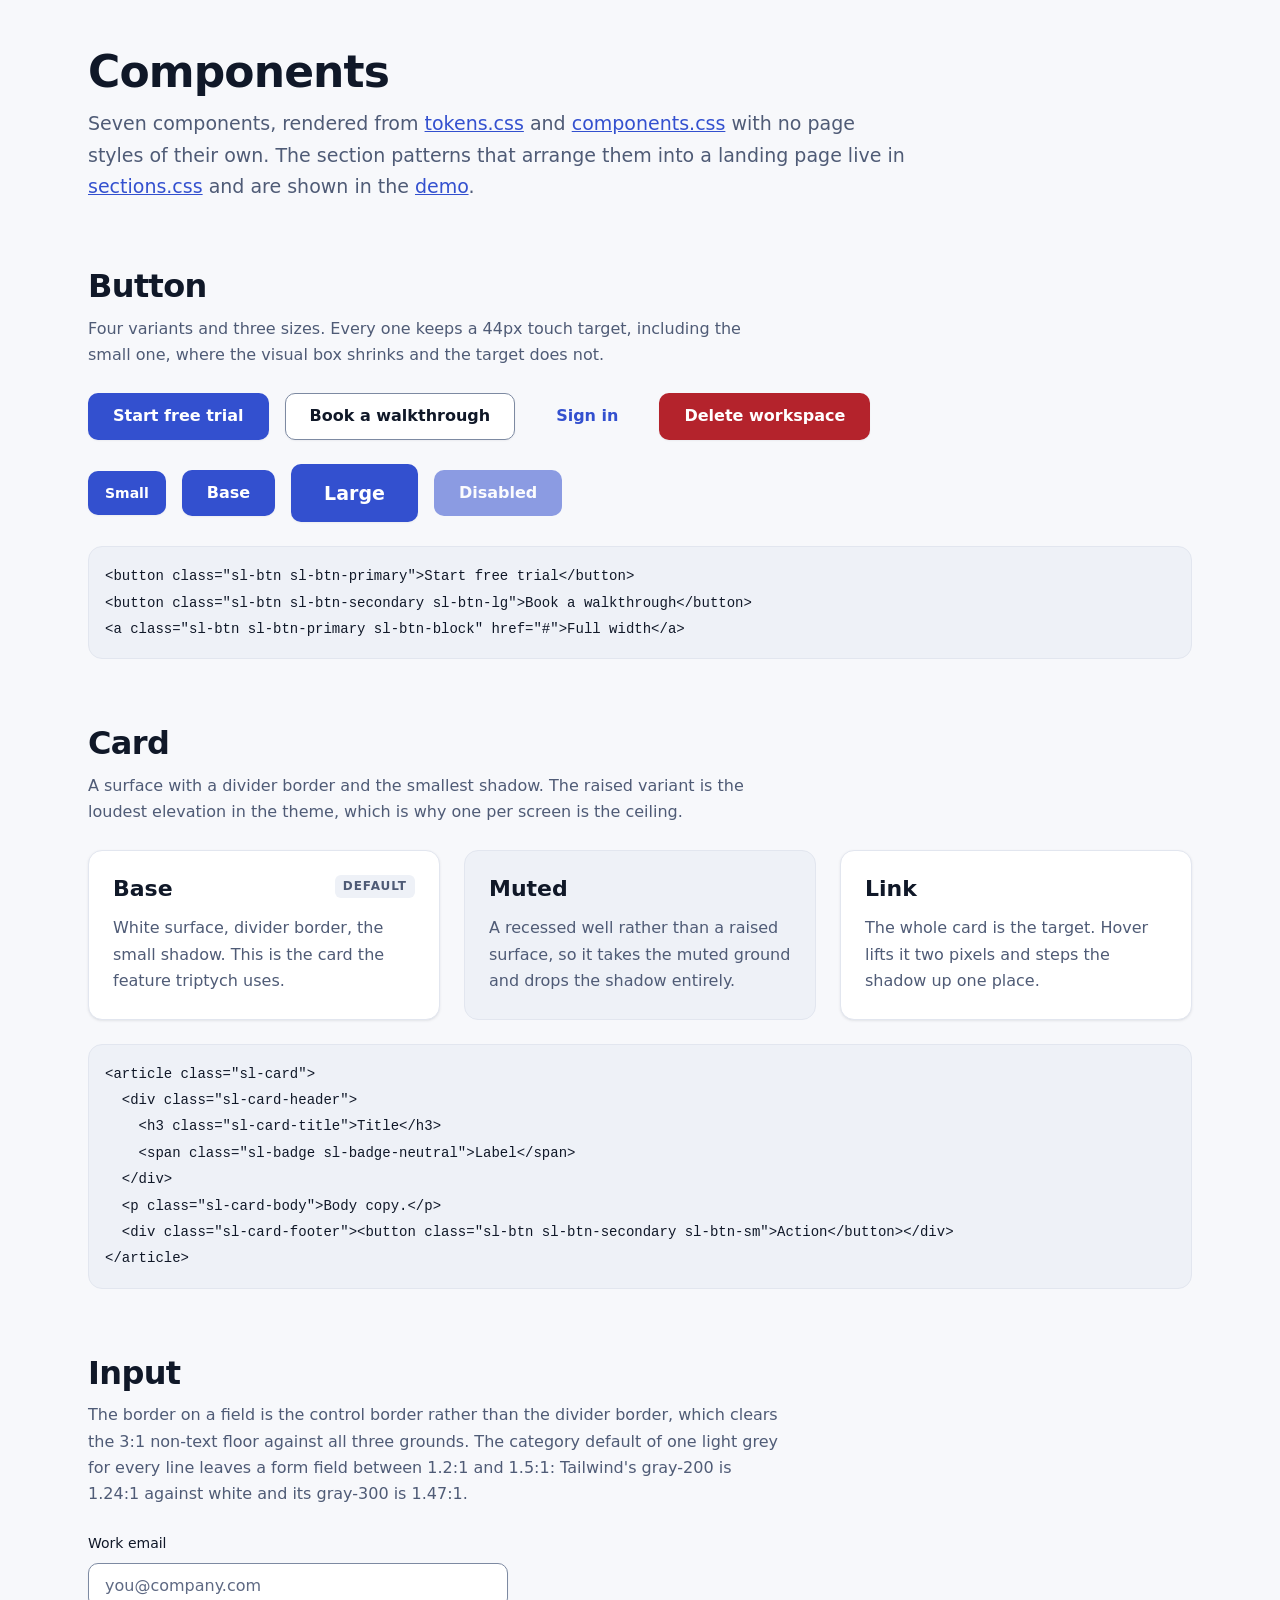
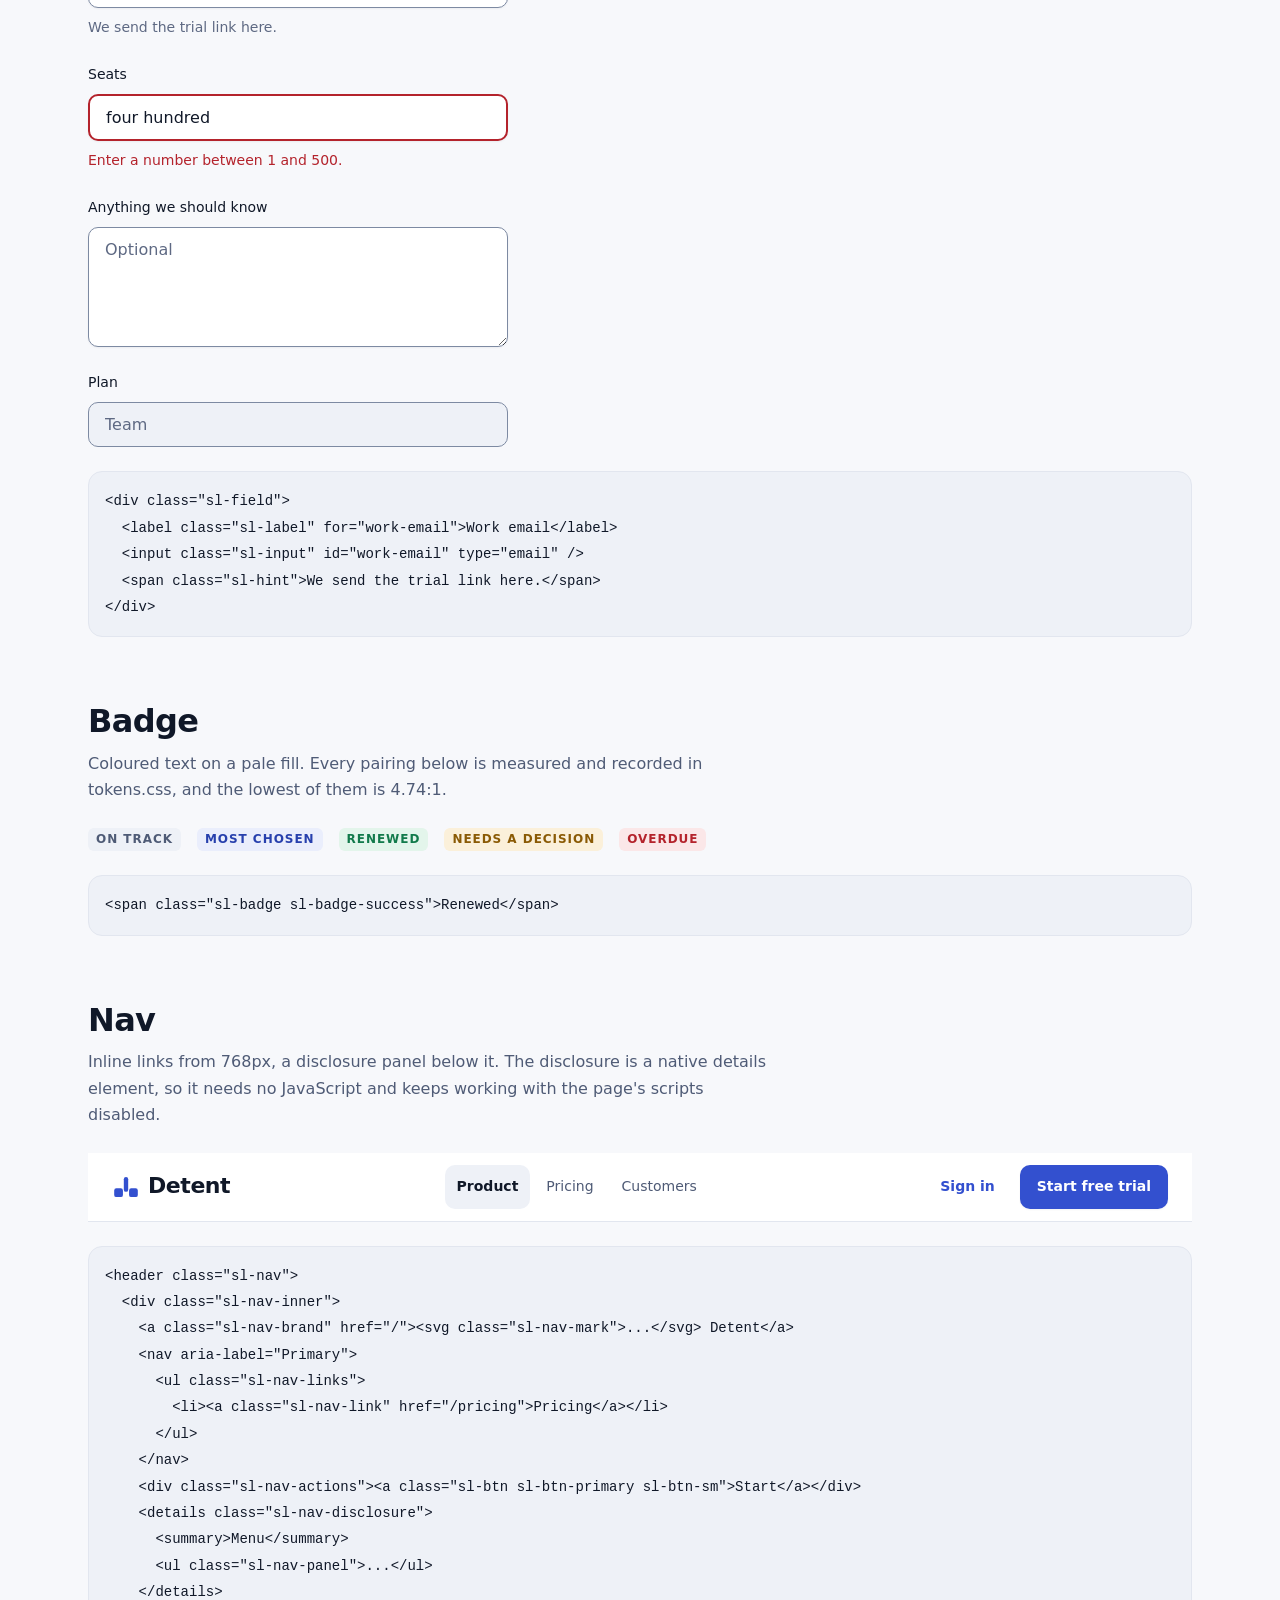
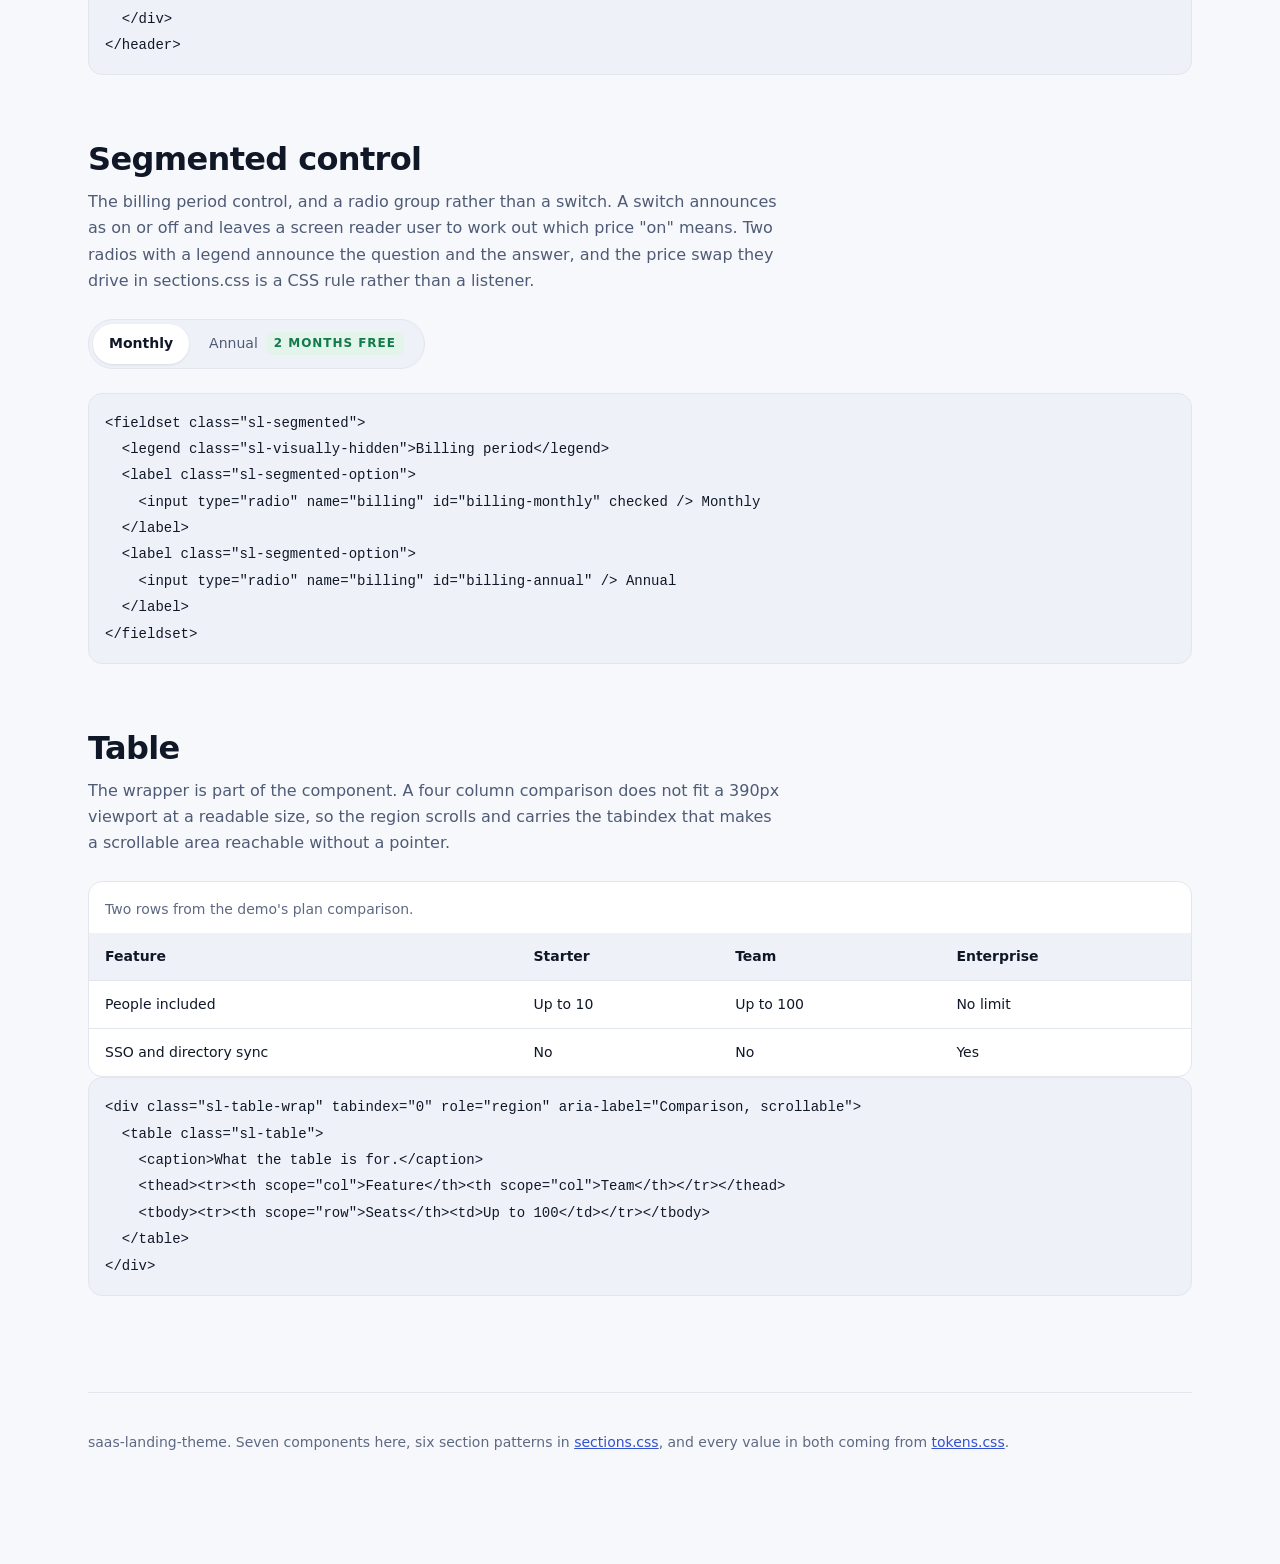
<file: components/index.html>
<!doctype html>
<html lang="en">
  <head>
    <meta charset="utf-8" />
    <meta name="viewport" content="width=device-width, initial-scale=1" />
    <title>Components | saas-landing-theme</title>
    <meta
      name="description"
      content="The seven components of saas-landing-theme, rendered live with the markup to copy."
    />

    <!-- The real token file and the real component file, in that order. This
         page holds no copy of either. -->
    <link rel="stylesheet" href="../tokens/tokens.css" />
    <link rel="stylesheet" href="./components.css" />

    <style>
      /* Page chrome for this gallery only. Tokens throughout, no literals. */
      *,
      *::before,
      *::after {
        box-sizing: border-box;
      }

      body {
        margin: 0;
        background: var(--sl-ground);
        color: var(--sl-ink);
        font-family: var(--sl-font-sans);
        font-size: var(--sl-text-body);
        line-height: var(--sl-leading-body);
        -webkit-font-smoothing: antialiased;
      }

      .wrap {
        max-width: var(--sl-container);
        margin: 0 auto;
        padding: var(--sl-space-12) var(--sl-space-4) var(--sl-space-24);
      }

      @media (min-width: 768px) {
        .wrap {
          padding-left: var(--sl-space-6);
          padding-right: var(--sl-space-6);
        }
      }

      h1 {
        margin: 0 0 var(--sl-space-3);
        font-size: var(--sl-text-h1);
        font-weight: var(--sl-weight-bold);
        line-height: var(--sl-leading-tight);
        letter-spacing: var(--sl-tracking-tight);
      }

      .page-lead {
        max-width: var(--sl-measure);
        margin: 0 0 var(--sl-space-12);
        font-size: var(--sl-text-lead);
        color: var(--sl-ink-muted);
      }

      section {
        margin-top: var(--sl-space-16);
      }

      h2 {
        margin: 0 0 var(--sl-space-2);
        font-size: var(--sl-text-h2);
        font-weight: var(--sl-weight-bold);
        line-height: var(--sl-leading-snug);
        letter-spacing: var(--sl-tracking-tight);
      }

      .note {
        max-width: var(--sl-measure);
        margin: 0 0 var(--sl-space-6);
        color: var(--sl-ink-muted);
      }

      .row {
        display: flex;
        flex-wrap: wrap;
        align-items: center;
        gap: var(--sl-space-4);
        margin-bottom: var(--sl-space-6);
      }

      .grid {
        display: grid;
        gap: var(--sl-space-6);
        margin-bottom: var(--sl-space-6);
        grid-template-columns: 1fr;
      }

      @media (min-width: 768px) {
        .grid {
          grid-template-columns: var(--sl-grid-triptych);
        }
      }

      .stack {
        display: grid;
        gap: var(--sl-space-6);
        max-width: 420px;
        margin-bottom: var(--sl-space-6);
      }

      pre {
        overflow-x: auto;
        margin: 0;
        padding: var(--sl-space-4);
        background: var(--sl-surface-muted);
        border: var(--sl-border-width) solid var(--sl-border);
        border-radius: var(--sl-radius-lg);
      }

      code {
        font-family: var(--sl-font-mono);
        font-size: var(--sl-text-sm);
        line-height: var(--sl-leading-body);
      }

      a {
        color: var(--sl-brand);
      }

      footer {
        margin-top: var(--sl-space-24);
        padding-top: var(--sl-space-6);
        border-top: var(--sl-border-width) solid var(--sl-border);
        color: var(--sl-ink-subtle);
        font-size: var(--sl-text-sm);
      }
    </style>
  </head>

  <body>
    <div class="wrap">
      <h1>Components</h1>
      <p class="page-lead">
        Seven components, rendered from
        <a href="../tokens/tokens.css">tokens.css</a> and
        <a href="./components.css">components.css</a> with no page styles of
        their own. The section patterns that arrange them into a landing page
        live in <a href="./sections.css">sections.css</a> and are shown in the
        <a href="../demo/index.html">demo</a>.
      </p>

      <!-- ================================================================ -->
      <section id="button">
        <h2>Button</h2>
        <p class="note">
          Four variants and three sizes. Every one keeps a 44px touch target,
          including the small one, where the visual box shrinks and the target
          does not.
        </p>

        <div class="row">
          <button class="sl-btn sl-btn-primary" type="button">Start free trial</button>
          <button class="sl-btn sl-btn-secondary" type="button">Book a walkthrough</button>
          <button class="sl-btn sl-btn-ghost" type="button">Sign in</button>
          <button class="sl-btn sl-btn-danger" type="button">Delete workspace</button>
        </div>

        <div class="row">
          <button class="sl-btn sl-btn-primary sl-btn-sm" type="button">Small</button>
          <button class="sl-btn sl-btn-primary" type="button">Base</button>
          <button class="sl-btn sl-btn-primary sl-btn-lg" type="button">Large</button>
          <button class="sl-btn sl-btn-primary" type="button" disabled>Disabled</button>
        </div>

        <pre><code>&lt;button class="sl-btn sl-btn-primary"&gt;Start free trial&lt;/button&gt;
&lt;button class="sl-btn sl-btn-secondary sl-btn-lg"&gt;Book a walkthrough&lt;/button&gt;
&lt;a class="sl-btn sl-btn-primary sl-btn-block" href="#"&gt;Full width&lt;/a&gt;</code></pre>
      </section>

      <!-- ================================================================ -->
      <section id="card">
        <h2>Card</h2>
        <p class="note">
          A surface with a divider border and the smallest shadow. The raised
          variant is the loudest elevation in the theme, which is why one per
          screen is the ceiling.
        </p>

        <div class="grid">
          <article class="sl-card">
            <div class="sl-card-header">
              <h3 class="sl-card-title">Base</h3>
              <span class="sl-badge sl-badge-neutral">Default</span>
            </div>
            <p class="sl-card-body">
              White surface, divider border, the small shadow. This is the
              card the feature triptych uses.
            </p>
          </article>

          <article class="sl-card sl-card-muted">
            <div class="sl-card-header">
              <h3 class="sl-card-title">Muted</h3>
            </div>
            <p class="sl-card-body">
              A recessed well rather than a raised surface, so it takes the
              muted ground and drops the shadow entirely.
            </p>
          </article>

          <a class="sl-card sl-card-link" href="#card">
            <div class="sl-card-header">
              <h3 class="sl-card-title">Link</h3>
            </div>
            <p class="sl-card-body">
              The whole card is the target. Hover lifts it two pixels and
              steps the shadow up one place.
            </p>
          </a>
        </div>

        <pre><code>&lt;article class="sl-card"&gt;
  &lt;div class="sl-card-header"&gt;
    &lt;h3 class="sl-card-title"&gt;Title&lt;/h3&gt;
    &lt;span class="sl-badge sl-badge-neutral"&gt;Label&lt;/span&gt;
  &lt;/div&gt;
  &lt;p class="sl-card-body"&gt;Body copy.&lt;/p&gt;
  &lt;div class="sl-card-footer"&gt;&lt;button class="sl-btn sl-btn-secondary sl-btn-sm"&gt;Action&lt;/button&gt;&lt;/div&gt;
&lt;/article&gt;</code></pre>
      </section>

      <!-- ================================================================ -->
      <section id="input">
        <h2>Input</h2>
        <p class="note">
          The border on a field is the control border rather than the divider
          border, which clears the 3:1 non-text floor against all three
          grounds. The category default of one light grey for every line
          leaves a form field between 1.2:1 and 1.5:1: Tailwind's gray-200 is
          1.24:1 against white and its gray-300 is 1.47:1.
        </p>

        <div class="stack">
          <div class="sl-field">
            <label class="sl-label" for="work-email">Work email</label>
            <input class="sl-input" id="work-email" type="email" placeholder="you@company.com" />
            <span class="sl-hint">We send the trial link here.</span>
          </div>

          <div class="sl-field">
            <label class="sl-label" for="seats">Seats</label>
            <input
              class="sl-input"
              id="seats"
              type="text"
              value="four hundred"
              aria-invalid="true"
              aria-describedby="seats-error"
            />
            <span class="sl-error" id="seats-error">Enter a number between 1 and 500.</span>
          </div>

          <div class="sl-field">
            <label class="sl-label" for="notes">Anything we should know</label>
            <textarea class="sl-input" id="notes" rows="3" placeholder="Optional"></textarea>
          </div>

          <div class="sl-field">
            <label class="sl-label" for="plan-locked">Plan</label>
            <input class="sl-input" id="plan-locked" type="text" value="Team" disabled />
          </div>
        </div>

        <pre><code>&lt;div class="sl-field"&gt;
  &lt;label class="sl-label" for="work-email"&gt;Work email&lt;/label&gt;
  &lt;input class="sl-input" id="work-email" type="email" /&gt;
  &lt;span class="sl-hint"&gt;We send the trial link here.&lt;/span&gt;
&lt;/div&gt;</code></pre>
      </section>

      <!-- ================================================================ -->
      <section id="badge">
        <h2>Badge</h2>
        <p class="note">
          Coloured text on a pale fill. Every pairing below is measured and
          recorded in tokens.css, and the lowest of them is 4.74:1.
        </p>

        <div class="row">
          <span class="sl-badge sl-badge-neutral">On track</span>
          <span class="sl-badge sl-badge-brand">Most chosen</span>
          <span class="sl-badge sl-badge-success">Renewed</span>
          <span class="sl-badge sl-badge-warning">Needs a decision</span>
          <span class="sl-badge sl-badge-danger">Overdue</span>
        </div>

        <pre><code>&lt;span class="sl-badge sl-badge-success"&gt;Renewed&lt;/span&gt;</code></pre>
      </section>

      <!-- ================================================================ -->
      <section id="nav">
        <h2>Nav</h2>
        <p class="note">
          Inline links from 768px, a disclosure panel below it. The disclosure
          is a native details element, so it needs no JavaScript and keeps
          working with the page's scripts disabled.
        </p>

        <div style="margin-bottom: var(--sl-space-6)">
          <header class="sl-nav" style="position: static">
            <div class="sl-nav-inner">
              <a class="sl-nav-brand" href="#nav">
                <svg class="sl-nav-mark" viewBox="0 0 32 32" fill="currentColor" aria-hidden="true">
                  <rect x="2.5" y="17.5" width="10" height="10" rx="2.5" />
                  <rect x="19.5" y="17.5" width="10" height="10" rx="2.5" />
                  <rect x="13.5" y="4.5" width="5" height="17" rx="2.5" />
                </svg>
                Detent
              </a>

              <nav aria-label="Gallery example">
                <ul class="sl-nav-links">
                  <li><a class="sl-nav-link" href="#nav" aria-current="page">Product</a></li>
                  <li><a class="sl-nav-link" href="#nav">Pricing</a></li>
                  <li><a class="sl-nav-link" href="#nav">Customers</a></li>
                </ul>
              </nav>

              <div class="sl-nav-actions">
                <a class="sl-btn sl-btn-ghost sl-btn-sm" href="#nav">Sign in</a>
                <a class="sl-btn sl-btn-primary sl-btn-sm" href="#nav">Start free trial</a>
              </div>

              <details class="sl-nav-disclosure">
                <summary>Menu</summary>
                <ul class="sl-nav-panel">
                  <li><a class="sl-nav-link" href="#nav" aria-current="page">Product</a></li>
                  <li><a class="sl-nav-link" href="#nav">Pricing</a></li>
                  <li><a class="sl-nav-link" href="#nav">Customers</a></li>
                </ul>
              </details>
            </div>
          </header>
        </div>

        <pre><code>&lt;header class="sl-nav"&gt;
  &lt;div class="sl-nav-inner"&gt;
    &lt;a class="sl-nav-brand" href="/"&gt;&lt;svg class="sl-nav-mark"&gt;...&lt;/svg&gt; Detent&lt;/a&gt;
    &lt;nav aria-label="Primary"&gt;
      &lt;ul class="sl-nav-links"&gt;
        &lt;li&gt;&lt;a class="sl-nav-link" href="/pricing"&gt;Pricing&lt;/a&gt;&lt;/li&gt;
      &lt;/ul&gt;
    &lt;/nav&gt;
    &lt;div class="sl-nav-actions"&gt;&lt;a class="sl-btn sl-btn-primary sl-btn-sm"&gt;Start&lt;/a&gt;&lt;/div&gt;
    &lt;details class="sl-nav-disclosure"&gt;
      &lt;summary&gt;Menu&lt;/summary&gt;
      &lt;ul class="sl-nav-panel"&gt;...&lt;/ul&gt;
    &lt;/details&gt;
  &lt;/div&gt;
&lt;/header&gt;</code></pre>
      </section>

      <!-- ================================================================ -->
      <section id="segmented">
        <h2>Segmented control</h2>
        <p class="note">
          The billing period control, and a radio group rather than a switch.
          A switch announces as on or off and leaves a screen reader user to
          work out which price "on" means. Two radios with a legend announce
          the question and the answer, and the price swap they drive in
          sections.css is a CSS rule rather than a listener.
        </p>

        <div class="row">
          <fieldset class="sl-segmented">
            <legend class="sl-visually-hidden">Billing period</legend>
            <label class="sl-segmented-option">
              <input type="radio" name="gallery-billing" checked />
              Monthly
            </label>
            <label class="sl-segmented-option">
              <input type="radio" name="gallery-billing" />
              Annual
              <span class="sl-badge sl-badge-success">2 months free</span>
            </label>
          </fieldset>
        </div>

        <pre><code>&lt;fieldset class="sl-segmented"&gt;
  &lt;legend class="sl-visually-hidden"&gt;Billing period&lt;/legend&gt;
  &lt;label class="sl-segmented-option"&gt;
    &lt;input type="radio" name="billing" id="billing-monthly" checked /&gt; Monthly
  &lt;/label&gt;
  &lt;label class="sl-segmented-option"&gt;
    &lt;input type="radio" name="billing" id="billing-annual" /&gt; Annual
  &lt;/label&gt;
&lt;/fieldset&gt;</code></pre>
      </section>

      <!-- ================================================================ -->
      <section id="table">
        <h2>Table</h2>
        <p class="note">
          The wrapper is part of the component. A four column comparison does
          not fit a 390px viewport at a readable size, so the region scrolls
          and carries the tabindex that makes a scrollable area reachable
          without a pointer.
        </p>

        <div class="sl-table-wrap" tabindex="0" role="region" aria-label="Example comparison, scrollable">
          <table class="sl-table">
            <caption>Two rows from the demo's plan comparison.</caption>
            <thead>
              <tr>
                <th scope="col">Feature</th>
                <th scope="col">Starter</th>
                <th scope="col">Team</th>
                <th scope="col">Enterprise</th>
              </tr>
            </thead>
            <tbody>
              <tr>
                <th scope="row">People included</th>
                <td class="sl-table-num">Up to 10</td>
                <td class="sl-table-num">Up to 100</td>
                <td>No limit</td>
              </tr>
              <tr>
                <th scope="row">SSO and directory sync</th>
                <td>No</td>
                <td>No</td>
                <td>Yes</td>
              </tr>
            </tbody>
          </table>
        </div>

        <pre><code>&lt;div class="sl-table-wrap" tabindex="0" role="region" aria-label="Comparison, scrollable"&gt;
  &lt;table class="sl-table"&gt;
    &lt;caption&gt;What the table is for.&lt;/caption&gt;
    &lt;thead&gt;&lt;tr&gt;&lt;th scope="col"&gt;Feature&lt;/th&gt;&lt;th scope="col"&gt;Team&lt;/th&gt;&lt;/tr&gt;&lt;/thead&gt;
    &lt;tbody&gt;&lt;tr&gt;&lt;th scope="row"&gt;Seats&lt;/th&gt;&lt;td&gt;Up to 100&lt;/td&gt;&lt;/tr&gt;&lt;/tbody&gt;
  &lt;/table&gt;
&lt;/div&gt;</code></pre>
      </section>

      <footer>
        <p>
          saas-landing-theme. Seven components here, six section patterns in
          <a href="./sections.css">sections.css</a>, and every value in both
          coming from <a href="../tokens/tokens.css">tokens.css</a>.
        </p>
      </footer>
    </div>
  </body>
</html>
</file>
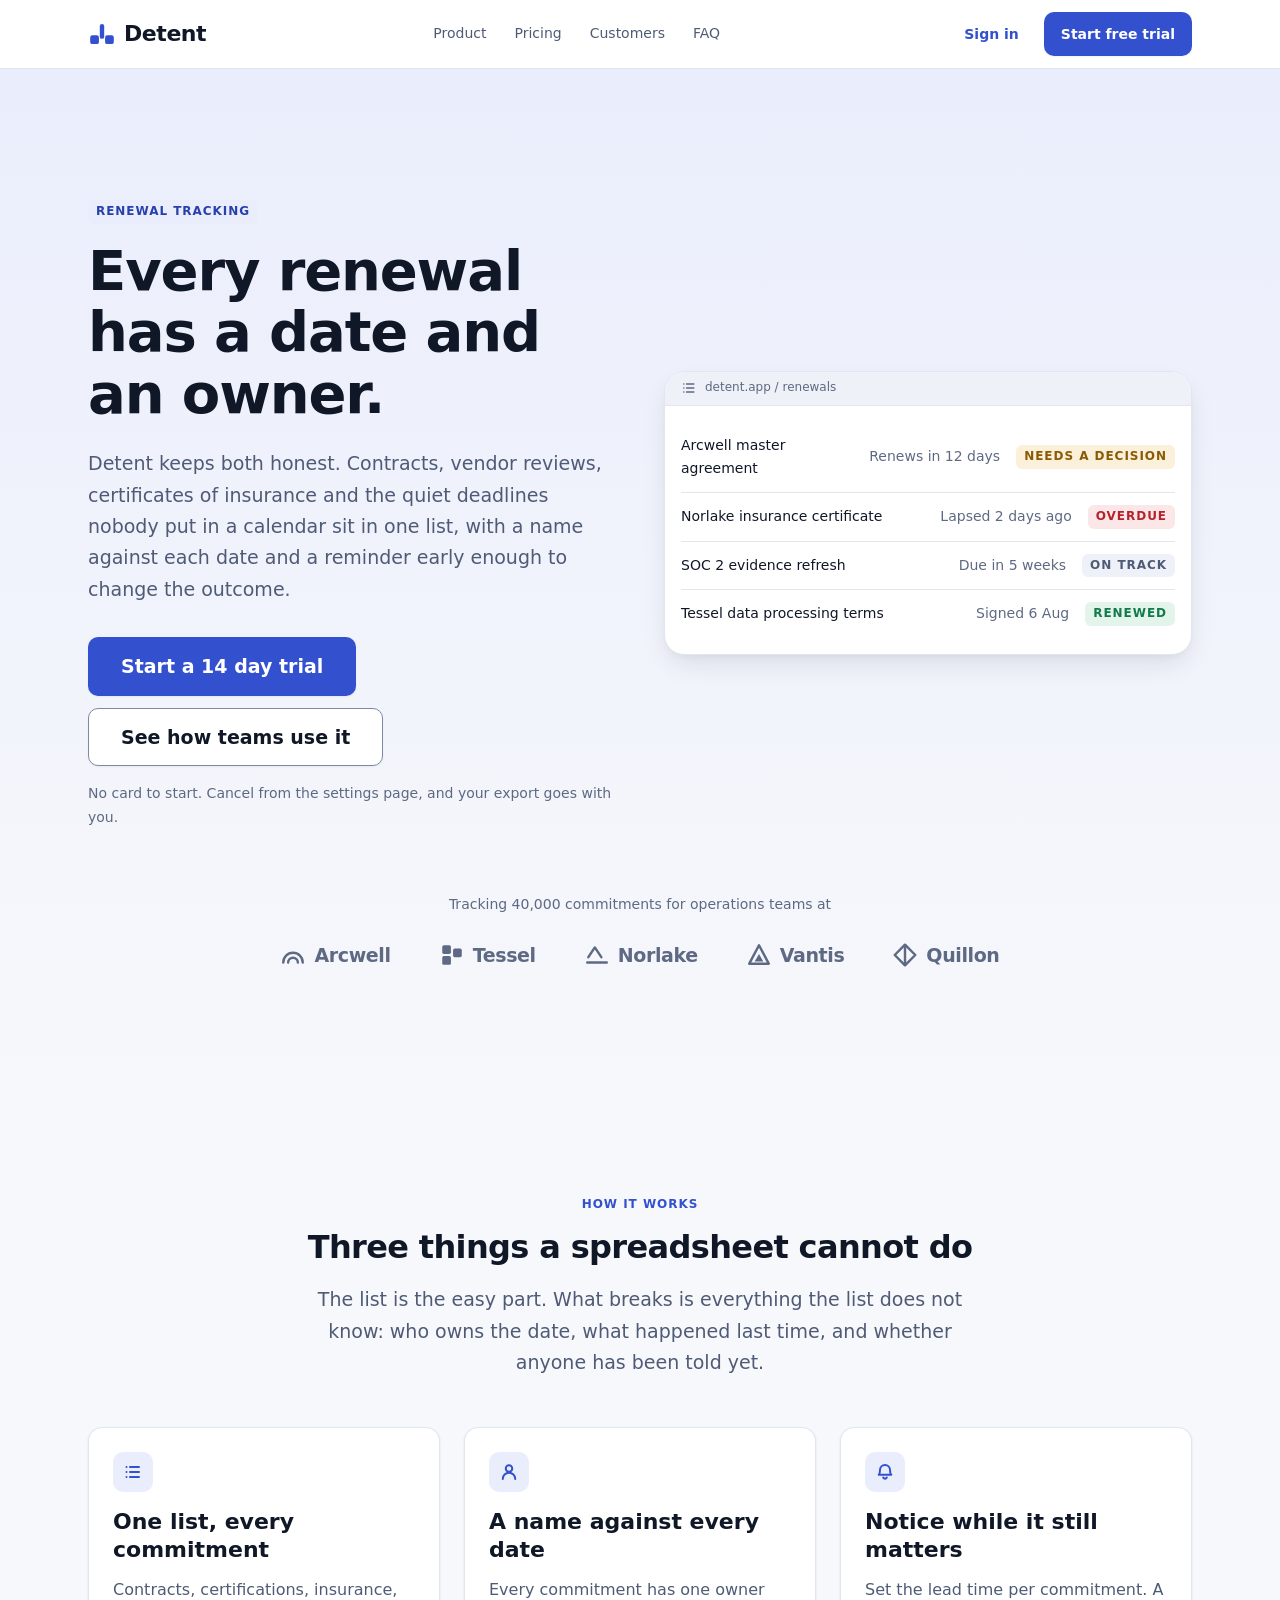
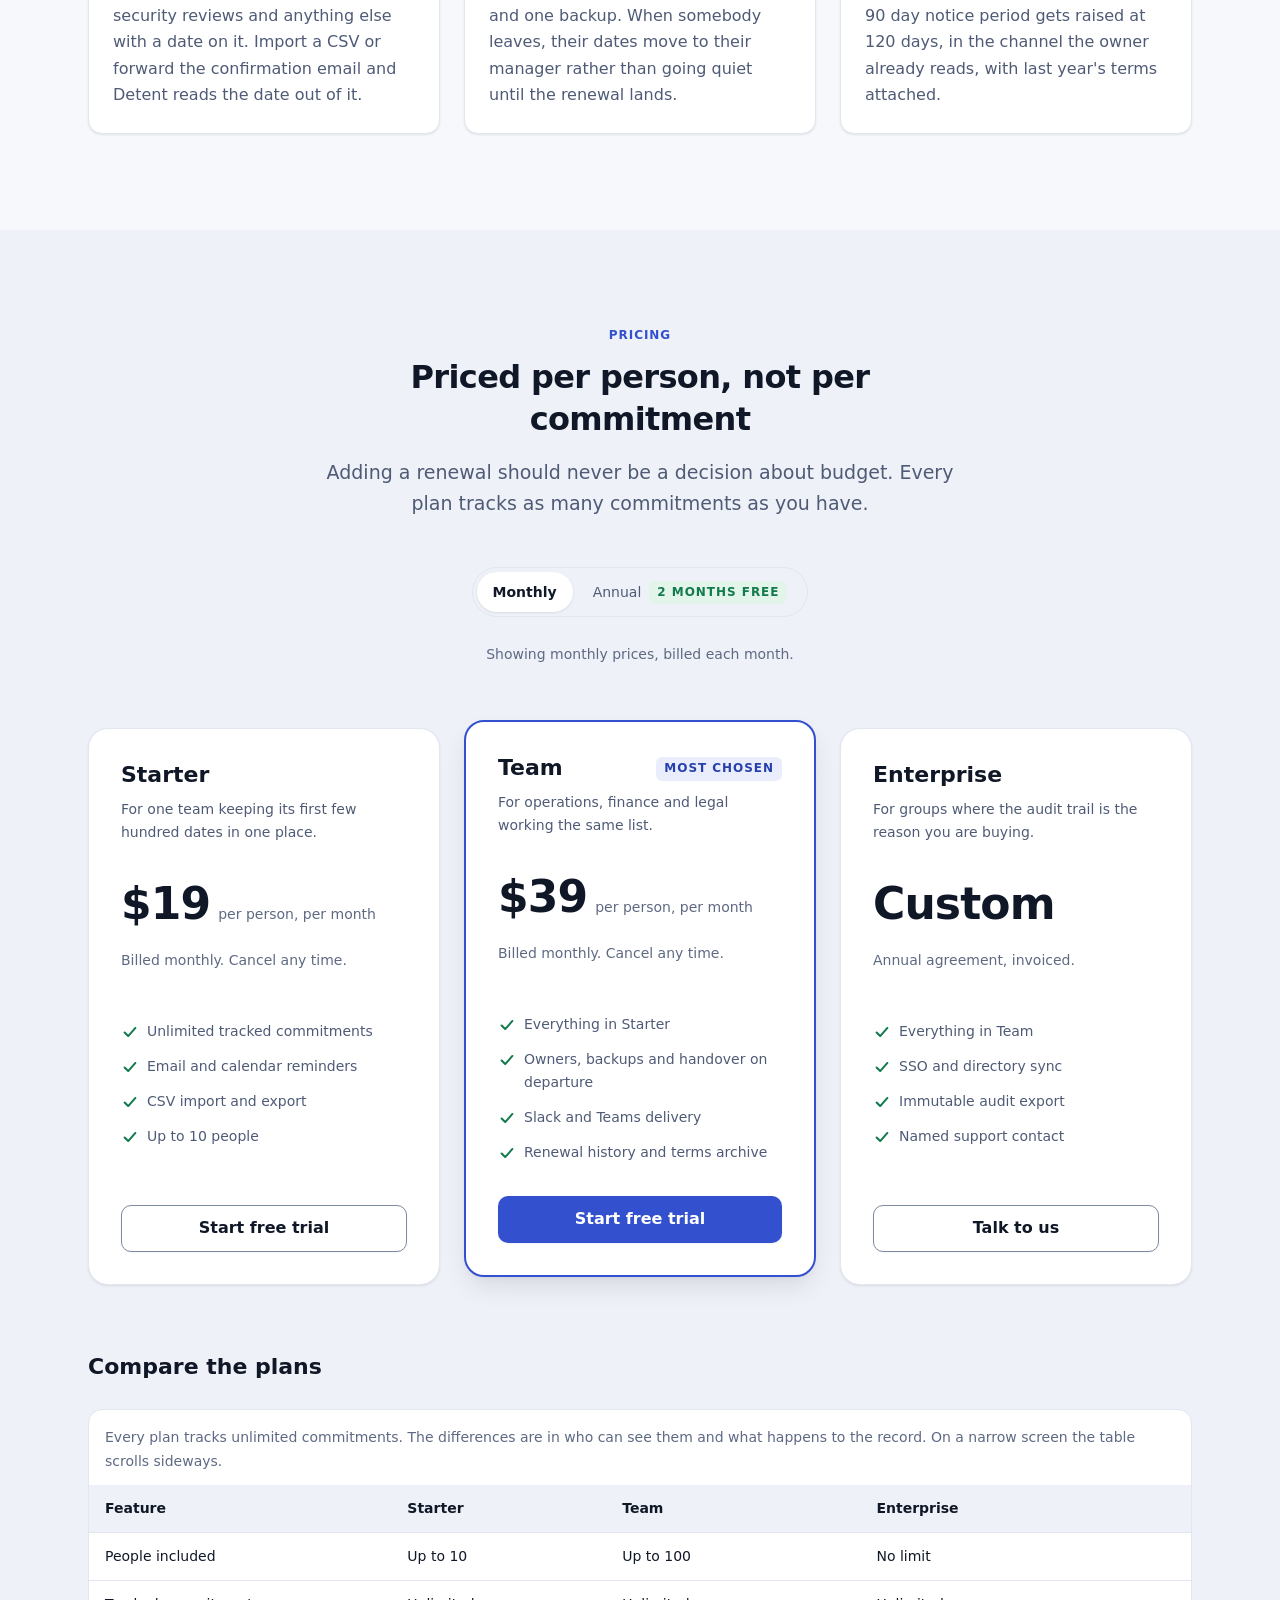
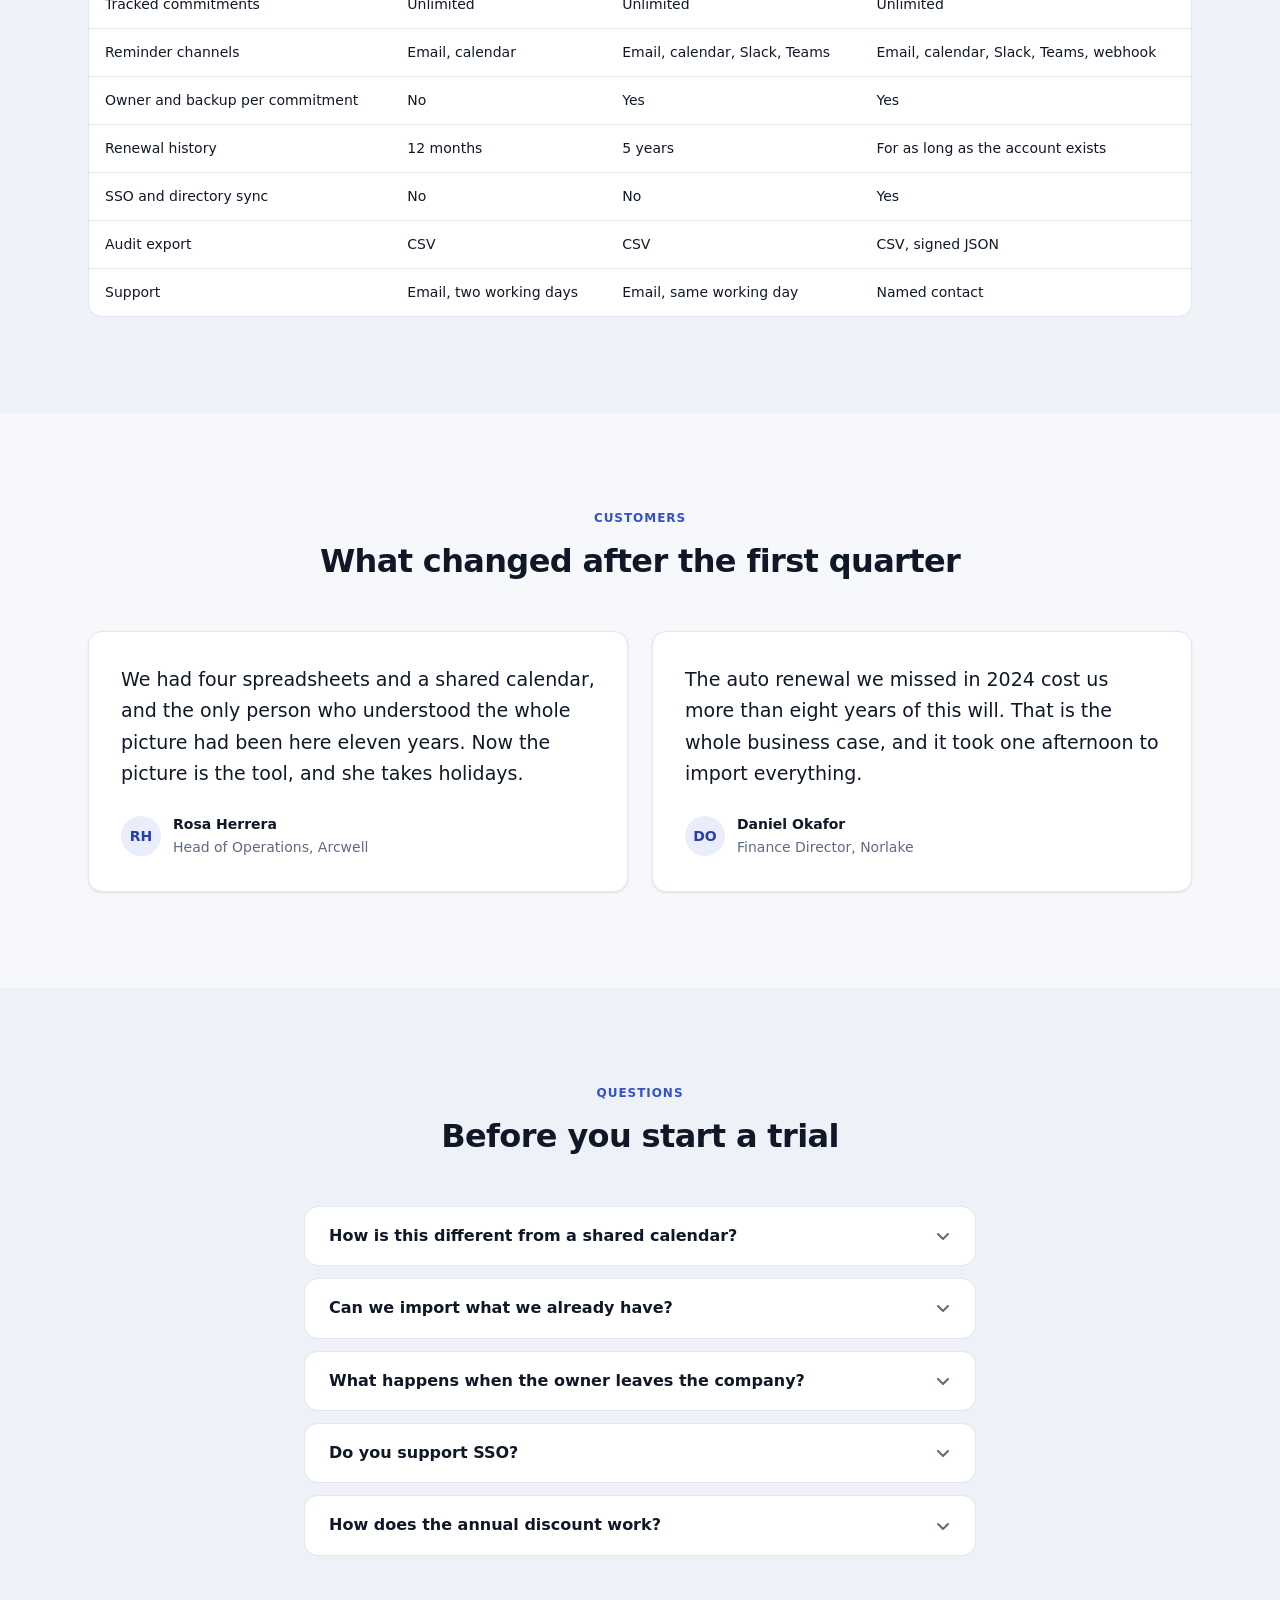
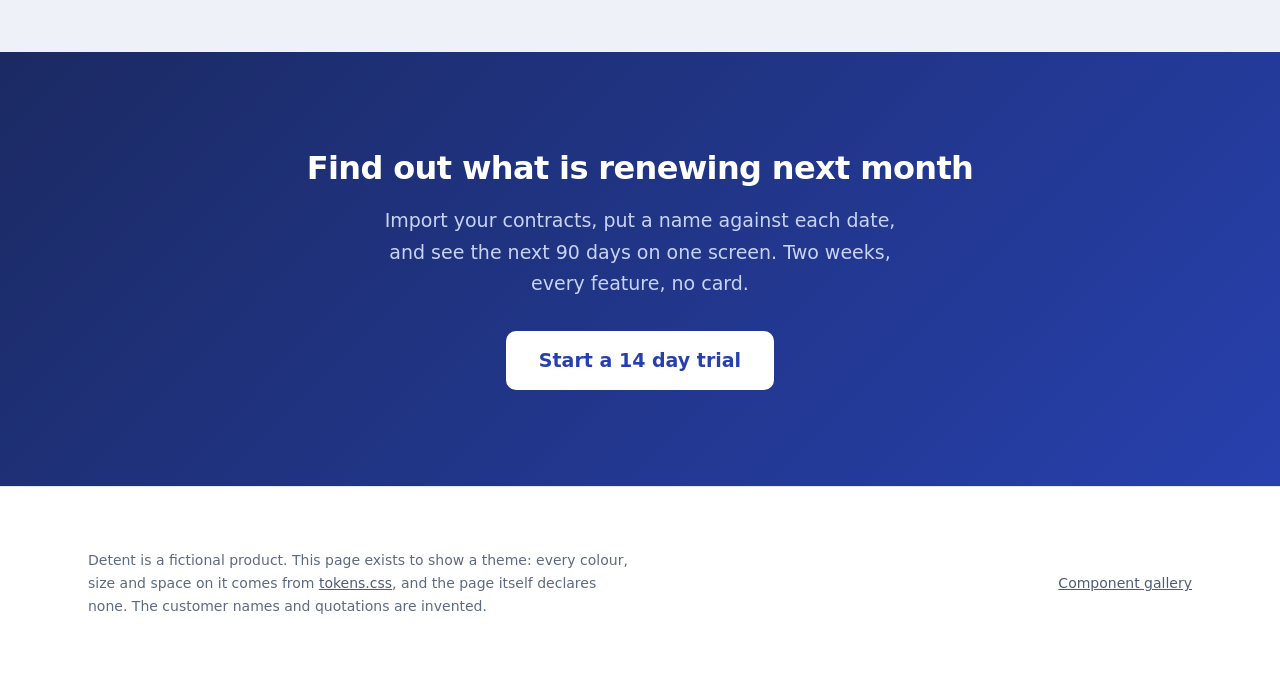
<file: demo/index.html>
<!doctype html>
<html lang="en">
  <head>
    <meta charset="utf-8" />
    <meta name="viewport" content="width=device-width, initial-scale=1" />
    <title>Detent | saas-landing-theme demo</title>
    <meta
      name="description"
      content="A fictional B2B renewal tracker, built entirely from the saas-landing-theme tokens, components and section patterns. No build step, no framework, no dependencies."
    />

    <!-- The real token file, the real component file and the real section
         file, in that order. This page holds no copy of any of them and
         declares no colour of its own. -->
    <link rel="stylesheet" href="../tokens/tokens.css" />
    <link rel="stylesheet" href="../components/components.css" />
    <link rel="stylesheet" href="../components/sections.css" />

    <style>
      /* Page reset for this demo only. Tokens throughout, no literals. */
      *,
      *::before,
      *::after {
        box-sizing: border-box;
      }

      body {
        margin: 0;
        background: var(--sl-ground);
        color: var(--sl-ink);
        font-family: var(--sl-font-sans);
        font-size: var(--sl-text-body);
        line-height: var(--sl-leading-body);
        -webkit-font-smoothing: antialiased;
      }

      /* The skip link is the first thing in the tab order and the only thing
         on this page that is invisible until it is focused. */
      .skip {
        position: absolute;
        left: var(--sl-space-4);
        top: var(--sl-space-4);
        z-index: 40;
        padding: var(--sl-space-3) var(--sl-space-4);
        background: var(--sl-surface);
        color: var(--sl-ink);
        border-radius: var(--sl-radius);
        box-shadow: var(--sl-shadow-md);
        transform: translateY(-200%);
      }

      .skip:focus {
        transform: translateY(0);
      }

      .demo-note {
        max-width: 34rem;
      }
    </style>
  </head>

  <body>
    <a class="skip" href="#main">Skip to content</a>

    <!-- One sprite for the glyphs that repeat. The brand marks live in
         assets/ as their own files; a tick that appears fourteen times is
         page furniture rather than art, so it is defined once here and
         referenced with <use>. -->
    <svg width="0" height="0" style="position: absolute" aria-hidden="true" focusable="false">
      <symbol id="sl-tick" viewBox="0 0 20 20" fill="none" stroke="currentColor" stroke-width="2.25" stroke-linecap="round" stroke-linejoin="round">
        <path d="m4 10.5 4 4 8-9" />
      </symbol>
      <symbol id="sl-chevron" viewBox="0 0 16 16" fill="none" stroke="currentColor" stroke-width="2" stroke-linecap="round" stroke-linejoin="round">
        <path d="m3 6 5 5 5-5" />
      </symbol>
      <symbol id="sl-list" viewBox="0 0 20 20" fill="none" stroke="currentColor" stroke-width="2" stroke-linecap="round">
        <path d="M7 5h9M7 10h9M7 15h9M3.5 5h.01M3.5 10h.01M3.5 15h.01" />
      </symbol>
      <symbol id="sl-person" viewBox="0 0 20 20" fill="none" stroke="currentColor" stroke-width="2" stroke-linecap="round" stroke-linejoin="round">
        <circle cx="10" cy="6.5" r="3.25" />
        <path d="M3.75 17a6.25 6.25 0 0 1 12.5 0" />
      </symbol>
      <symbol id="sl-bell" viewBox="0 0 20 20" fill="none" stroke="currentColor" stroke-width="2" stroke-linecap="round" stroke-linejoin="round">
        <path d="M5 8a5 5 0 0 1 10 0c0 3.5 1.25 4.75 1.25 4.75H3.75S5 11.5 5 8Z" />
        <path d="M8.25 15.5a1.9 1.9 0 0 0 3.5 0" />
      </symbol>
    </svg>

    <!-- ==================================================================
         NAV
         ================================================================== -->
    <header class="sl-nav">
      <div class="sl-nav-inner">
        <a class="sl-nav-brand" href="#top">
          <svg class="sl-nav-mark" viewBox="0 0 32 32" fill="currentColor" aria-hidden="true">
            <rect x="2.5" y="17.5" width="10" height="10" rx="2.5" />
            <rect x="19.5" y="17.5" width="10" height="10" rx="2.5" />
            <rect x="13.5" y="4.5" width="5" height="17" rx="2.5" />
          </svg>
          Detent
        </a>

        <nav aria-label="Primary">
          <ul class="sl-nav-links">
            <li><a class="sl-nav-link" href="#features">Product</a></li>
            <li><a class="sl-nav-link" href="#pricing">Pricing</a></li>
            <li><a class="sl-nav-link" href="#customers">Customers</a></li>
            <li><a class="sl-nav-link" href="#faq">FAQ</a></li>
          </ul>
        </nav>

        <div class="sl-nav-actions">
          <a class="sl-btn sl-btn-ghost sl-btn-sm" href="#top">Sign in</a>
          <a class="sl-btn sl-btn-primary sl-btn-sm" href="#pricing">Start free trial</a>
        </div>

        <details class="sl-nav-disclosure">
          <summary aria-label="Menu">
            Menu
            <svg width="16" height="16" aria-hidden="true"><use href="#sl-chevron" /></svg>
          </summary>
          <ul class="sl-nav-panel">
            <li><a class="sl-nav-link" href="#features">Product</a></li>
            <li><a class="sl-nav-link" href="#pricing">Pricing</a></li>
            <li><a class="sl-nav-link" href="#customers">Customers</a></li>
            <li><a class="sl-nav-link" href="#faq">FAQ</a></li>
            <li><a class="sl-btn sl-btn-primary sl-btn-sm" href="#pricing">Start free trial</a></li>
          </ul>
        </details>
      </div>
    </header>

    <main id="main">
      <!-- ================================================================
           HERO
           ================================================================ -->
      <section class="sl-hero" id="top">
        <div class="sl-container">
          <div class="sl-hero-inner">
            <div>
              <span class="sl-badge sl-badge-brand sl-hero-tag">Renewal tracking</span>
              <h1 class="sl-hero-title">Every renewal has a date and an owner.</h1>
              <p class="sl-hero-lead">
                Detent keeps both honest. Contracts, vendor reviews,
                certificates of insurance and the quiet deadlines nobody put in
                a calendar sit in one list, with a name against each date and a
                reminder early enough to change the outcome.
              </p>
              <div class="sl-hero-actions">
                <a class="sl-btn sl-btn-primary sl-btn-lg" href="#pricing">Start a 14 day trial</a>
                <a class="sl-btn sl-btn-secondary sl-btn-lg" href="#customers">See how teams use it</a>
              </div>
              <p class="sl-hero-note">
                No card to start. Cancel from the settings page, and your
                export goes with you.
              </p>
            </div>

            <!-- The product shot is markup in a frame rather than a
                 screenshot. It stays current when the product changes and it
                 can be read by a screen reader. -->
            <div class="sl-frame">
              <div class="sl-frame-bar">
                <svg width="16" height="16" aria-hidden="true"><use href="#sl-list" /></svg>
                detent.app / renewals
              </div>
              <div class="sl-frame-body">
                <div class="sl-frame-row">
                  <span class="sl-frame-row-label">Arcwell master agreement</span>
                  <span class="sl-frame-row-meta">Renews in 12 days</span>
                  <span class="sl-badge sl-badge-warning">Needs a decision</span>
                </div>
                <div class="sl-frame-row">
                  <span class="sl-frame-row-label">Norlake insurance certificate</span>
                  <span class="sl-frame-row-meta">Lapsed 2 days ago</span>
                  <span class="sl-badge sl-badge-danger">Overdue</span>
                </div>
                <div class="sl-frame-row">
                  <span class="sl-frame-row-label">SOC 2 evidence refresh</span>
                  <span class="sl-frame-row-meta">Due in 5 weeks</span>
                  <span class="sl-badge sl-badge-neutral">On track</span>
                </div>
                <div class="sl-frame-row">
                  <span class="sl-frame-row-label">Tessel data processing terms</span>
                  <span class="sl-frame-row-meta">Signed 6 Aug</span>
                  <span class="sl-badge sl-badge-success">Renewed</span>
                </div>
              </div>
            </div>
          </div>

          <!-- ============================================================
               PROOF STRIP
               ============================================================ -->
          <div class="sl-proof">
            <p class="sl-proof-label">Tracking 40,000 commitments for operations teams at</p>
            <ul class="sl-proof-logos">
              <li class="sl-proof-logo-item">
                <span class="sl-proof-logo-lockup">
                  <svg class="sl-proof-logo" viewBox="0 0 24 24" fill="none" stroke="currentColor" stroke-width="2.25" stroke-linecap="round" aria-hidden="true">
                    <path d="M3 19a9 9 0 0 1 18 0" />
                    <path d="M7.5 19a4.5 4.5 0 0 1 9 0" />
                  </svg>
                  Arcwell
                </span>
              </li>
              <li class="sl-proof-logo-item">
                <span class="sl-proof-logo-lockup">
                  <svg class="sl-proof-logo" viewBox="0 0 24 24" fill="currentColor" aria-hidden="true">
                    <rect x="3" y="3" width="8" height="8" rx="1.5" />
                    <rect x="13" y="6" width="8" height="8" rx="1.5" />
                    <rect x="3" y="13" width="8" height="8" rx="1.5" />
                  </svg>
                  Tessel
                </span>
              </li>
              <li class="sl-proof-logo-item">
                <span class="sl-proof-logo-lockup">
                  <svg class="sl-proof-logo" viewBox="0 0 24 24" fill="none" stroke="currentColor" stroke-width="2.25" stroke-linecap="round" stroke-linejoin="round" aria-hidden="true">
                    <path d="M4 14 10 5l6 9" />
                    <path d="M3 19h18" />
                  </svg>
                  Norlake
                </span>
              </li>
              <li class="sl-proof-logo-item">
                <span class="sl-proof-logo-lockup">
                  <svg class="sl-proof-logo" viewBox="0 0 24 24" fill="none" stroke="currentColor" stroke-width="2.25" stroke-linejoin="round" aria-hidden="true">
                    <path d="M12 3 21 20H3Z" />
                    <path d="M12 11l4 7H8Z" fill="currentColor" stroke="none" />
                  </svg>
                  Vantis
                </span>
              </li>
              <li class="sl-proof-logo-item">
                <span class="sl-proof-logo-lockup">
                  <svg class="sl-proof-logo" viewBox="0 0 24 24" fill="none" stroke="currentColor" stroke-width="2.25" stroke-linejoin="round" aria-hidden="true">
                    <path d="M12 2.5 21.5 12 12 21.5 2.5 12Z" />
                    <path d="M12 2.5v19" />
                  </svg>
                  Quillon
                </span>
              </li>
            </ul>
          </div>
        </div>
      </section>

      <!-- ================================================================
           FEATURE TRIPTYCH
           ================================================================ -->
      <section class="sl-section" id="features">
        <div class="sl-container">
          <div class="sl-section-head">
            <span class="sl-eyebrow">How it works</span>
            <h2 class="sl-section-title">Three things a spreadsheet cannot do</h2>
            <p class="sl-section-lead">
              The list is the easy part. What breaks is everything the list
              does not know: who owns the date, what happened last time, and
              whether anyone has been told yet.
            </p>
          </div>

          <div class="sl-features">
            <article class="sl-card">
              <div class="sl-feature-icon">
                <svg aria-hidden="true"><use href="#sl-list" /></svg>
              </div>
              <div class="sl-card-header">
                <h3 class="sl-card-title">One list, every commitment</h3>
              </div>
              <p class="sl-card-body">
                Contracts, certifications, insurance, security reviews and
                anything else with a date on it. Import a CSV or forward the
                confirmation email and Detent reads the date out of it.
              </p>
            </article>

            <article class="sl-card">
              <div class="sl-feature-icon">
                <svg aria-hidden="true"><use href="#sl-person" /></svg>
              </div>
              <div class="sl-card-header">
                <h3 class="sl-card-title">A name against every date</h3>
              </div>
              <p class="sl-card-body">
                Every commitment has one owner and one backup. When somebody
                leaves, their dates move to their manager rather than going
                quiet until the renewal lands.
              </p>
            </article>

            <article class="sl-card">
              <div class="sl-feature-icon">
                <svg aria-hidden="true"><use href="#sl-bell" /></svg>
              </div>
              <div class="sl-card-header">
                <h3 class="sl-card-title">Notice while it still matters</h3>
              </div>
              <p class="sl-card-body">
                Set the lead time per commitment. A 90 day notice period gets
                raised at 120 days, in the channel the owner already reads,
                with last year's terms attached.
              </p>
            </article>
          </div>
        </div>
      </section>

      <!-- ================================================================
           PRICING
           ================================================================ -->
      <section class="sl-section sl-section-tint sl-pricing" id="pricing">
        <div class="sl-container">
          <div class="sl-section-head">
            <span class="sl-eyebrow">Pricing</span>
            <h2 class="sl-section-title">Priced per person, not per commitment</h2>
            <p class="sl-section-lead">
              Adding a renewal should never be a decision about budget. Every
              plan tracks as many commitments as you have.
            </p>
          </div>

          <div class="sl-pricing-switch">
            <fieldset class="sl-segmented">
              <legend class="sl-visually-hidden">Billing period</legend>
              <label class="sl-segmented-option">
                <input type="radio" name="billing" id="billing-monthly" checked />
                Monthly
              </label>
              <label class="sl-segmented-option">
                <input type="radio" name="billing" id="billing-annual" />
                Annual
                <span class="sl-badge sl-badge-success">2 months free</span>
              </label>
            </fieldset>

            <p class="sl-pricing-status" role="status">
              <span class="sl-price-monthly">Showing monthly prices, billed each month.</span>
              <span class="sl-price-annual">Showing annual prices, billed once a year.</span>
            </p>
          </div>

          <div class="sl-plans">
            <article class="sl-plan">
              <div class="sl-plan-head">
                <h3 class="sl-plan-name">Starter</h3>
              </div>
              <p class="sl-plan-summary">
                For one team keeping its first few hundred dates in one place.
              </p>
              <p class="sl-plan-price">
                <span class="sl-price-monthly">$19</span>
                <span class="sl-price-annual">$16</span>
                <span class="sl-price-unit">per person, per month</span>
              </p>
              <p class="sl-plan-billing">
                <span class="sl-price-monthly">Billed monthly. Cancel any time.</span>
                <span class="sl-price-annual">Billed yearly at $192 per person.</span>
              </p>
              <ul class="sl-plan-features">
                <li>
                  <svg class="sl-tick" aria-hidden="true"><use href="#sl-tick" /></svg>
                  Unlimited tracked commitments
                </li>
                <li>
                  <svg class="sl-tick" aria-hidden="true"><use href="#sl-tick" /></svg>
                  Email and calendar reminders
                </li>
                <li>
                  <svg class="sl-tick" aria-hidden="true"><use href="#sl-tick" /></svg>
                  CSV import and export
                </li>
                <li>
                  <svg class="sl-tick" aria-hidden="true"><use href="#sl-tick" /></svg>
                  Up to 10 people
                </li>
              </ul>
              <div class="sl-plan-action">
                <a class="sl-btn sl-btn-secondary sl-btn-block" href="#top">Start free trial</a>
              </div>
            </article>

            <article class="sl-plan sl-plan-featured">
              <div class="sl-plan-head">
                <h3 class="sl-plan-name">Team</h3>
                <span class="sl-badge sl-badge-brand">Most chosen</span>
              </div>
              <p class="sl-plan-summary">
                For operations, finance and legal working the same list.
              </p>
              <p class="sl-plan-price">
                <span class="sl-price-monthly">$39</span>
                <span class="sl-price-annual">$32</span>
                <span class="sl-price-unit">per person, per month</span>
              </p>
              <p class="sl-plan-billing">
                <span class="sl-price-monthly">Billed monthly. Cancel any time.</span>
                <span class="sl-price-annual">Billed yearly at $384 per person.</span>
              </p>
              <ul class="sl-plan-features">
                <li>
                  <svg class="sl-tick" aria-hidden="true"><use href="#sl-tick" /></svg>
                  Everything in Starter
                </li>
                <li>
                  <svg class="sl-tick" aria-hidden="true"><use href="#sl-tick" /></svg>
                  Owners, backups and handover on departure
                </li>
                <li>
                  <svg class="sl-tick" aria-hidden="true"><use href="#sl-tick" /></svg>
                  Slack and Teams delivery
                </li>
                <li>
                  <svg class="sl-tick" aria-hidden="true"><use href="#sl-tick" /></svg>
                  Renewal history and terms archive
                </li>
              </ul>
              <div class="sl-plan-action">
                <a class="sl-btn sl-btn-primary sl-btn-block" href="#top">Start free trial</a>
              </div>
            </article>

            <article class="sl-plan">
              <div class="sl-plan-head">
                <h3 class="sl-plan-name">Enterprise</h3>
              </div>
              <p class="sl-plan-summary">
                For groups where the audit trail is the reason you are buying.
              </p>
              <p class="sl-plan-price">
                <span>Custom</span>
              </p>
              <p class="sl-plan-billing">Annual agreement, invoiced.</p>
              <ul class="sl-plan-features">
                <li>
                  <svg class="sl-tick" aria-hidden="true"><use href="#sl-tick" /></svg>
                  Everything in Team
                </li>
                <li>
                  <svg class="sl-tick" aria-hidden="true"><use href="#sl-tick" /></svg>
                  SSO and directory sync
                </li>
                <li>
                  <svg class="sl-tick" aria-hidden="true"><use href="#sl-tick" /></svg>
                  Immutable audit export
                </li>
                <li>
                  <svg class="sl-tick" aria-hidden="true"><use href="#sl-tick" /></svg>
                  Named support contact
                </li>
              </ul>
              <div class="sl-plan-action">
                <a class="sl-btn sl-btn-secondary sl-btn-block" href="#top">Talk to us</a>
              </div>
            </article>
          </div>

          <!-- ============================================================
               FEATURE COMPARISON
               ============================================================ -->
          <div class="sl-compare">
            <h3 class="sl-compare-title">Compare the plans</h3>
            <div class="sl-table-wrap" tabindex="0" role="region" aria-label="Plan comparison, scrollable">
              <table class="sl-table">
                <caption>
                  Every plan tracks unlimited commitments. The differences are
                  in who can see them and what happens to the record. On a
                  narrow screen the table scrolls sideways.
                </caption>
                <thead>
                  <tr>
                    <th scope="col">Feature</th>
                    <th scope="col">Starter</th>
                    <th scope="col">Team</th>
                    <th scope="col">Enterprise</th>
                  </tr>
                </thead>
                <tbody>
                  <tr>
                    <th scope="row">People included</th>
                    <td class="sl-table-num">Up to 10</td>
                    <td class="sl-table-num">Up to 100</td>
                    <td>No limit</td>
                  </tr>
                  <tr>
                    <th scope="row">Tracked commitments</th>
                    <td>Unlimited</td>
                    <td>Unlimited</td>
                    <td>Unlimited</td>
                  </tr>
                  <tr>
                    <th scope="row">Reminder channels</th>
                    <td>Email, calendar</td>
                    <td>Email, calendar, Slack, Teams</td>
                    <td>Email, calendar, Slack, Teams, webhook</td>
                  </tr>
                  <tr>
                    <th scope="row">Owner and backup per commitment</th>
                    <td>No</td>
                    <td>Yes</td>
                    <td>Yes</td>
                  </tr>
                  <tr>
                    <th scope="row">Renewal history</th>
                    <td class="sl-table-num">12 months</td>
                    <td class="sl-table-num">5 years</td>
                    <td>For as long as the account exists</td>
                  </tr>
                  <tr>
                    <th scope="row">SSO and directory sync</th>
                    <td>No</td>
                    <td>No</td>
                    <td>Yes</td>
                  </tr>
                  <tr>
                    <th scope="row">Audit export</th>
                    <td>CSV</td>
                    <td>CSV</td>
                    <td>CSV, signed JSON</td>
                  </tr>
                  <tr>
                    <th scope="row">Support</th>
                    <td>Email, two working days</td>
                    <td>Email, same working day</td>
                    <td>Named contact</td>
                  </tr>
                </tbody>
              </table>
            </div>
          </div>
        </div>
      </section>

      <!-- ================================================================
           TESTIMONIALS
           ================================================================ -->
      <section class="sl-section" id="customers">
        <div class="sl-container">
          <div class="sl-section-head">
            <span class="sl-eyebrow">Customers</span>
            <h2 class="sl-section-title">What changed after the first quarter</h2>
          </div>

          <div class="sl-quotes">
            <figure class="sl-quote">
              <blockquote class="sl-quote-text">
                We had four spreadsheets and a shared calendar, and the only
                person who understood the whole picture had been here eleven
                years. Now the picture is the tool, and she takes holidays.
              </blockquote>
              <figcaption class="sl-quote-author">
                <span class="sl-avatar" aria-hidden="true">RH</span>
                <span>
                  <span class="sl-quote-name">Rosa Herrera</span>
                  Head of Operations, Arcwell
                </span>
              </figcaption>
            </figure>

            <figure class="sl-quote">
              <blockquote class="sl-quote-text">
                The auto renewal we missed in 2024 cost us more than eight
                years of this will. That is the whole business case, and it
                took one afternoon to import everything.
              </blockquote>
              <figcaption class="sl-quote-author">
                <span class="sl-avatar" aria-hidden="true">DO</span>
                <span>
                  <span class="sl-quote-name">Daniel Okafor</span>
                  Finance Director, Norlake
                </span>
              </figcaption>
            </figure>
          </div>
        </div>
      </section>

      <!-- ================================================================
           FAQ
           ================================================================ -->
      <section class="sl-section sl-section-tint" id="faq">
        <div class="sl-container-narrow">
          <div class="sl-section-head">
            <span class="sl-eyebrow">Questions</span>
            <h2 class="sl-section-title">Before you start a trial</h2>
          </div>

          <div class="sl-faq">
            <details class="sl-faq-item">
              <summary class="sl-faq-q">
                How is this different from a shared calendar?
                <svg class="sl-faq-marker" aria-hidden="true"><use href="#sl-chevron" /></svg>
              </summary>
              <p class="sl-faq-a">
                A calendar tells you a date arrived. Detent tells you a
                decision is due, who owns it, what was agreed last time, and
                whether anything has happened since the reminder went out. The
                date is the smallest part of the record.
              </p>
            </details>

            <details class="sl-faq-item">
              <summary class="sl-faq-q">
                Can we import what we already have?
                <svg class="sl-faq-marker" aria-hidden="true"><use href="#sl-chevron" /></svg>
              </summary>
              <p class="sl-faq-a">
                Yes. CSV import on every plan, and a mapping step that runs
                against your own column names. Most teams are importing within
                the first hour and correcting owners for a week after that.
              </p>
            </details>

            <details class="sl-faq-item">
              <summary class="sl-faq-q">
                What happens when the owner leaves the company?
                <svg class="sl-faq-marker" aria-hidden="true"><use href="#sl-chevron" /></svg>
              </summary>
              <p class="sl-faq-a">
                On Team and Enterprise their commitments move to the named
                backup, and the manager gets a list of everything that moved.
                On Starter the commitments stay in place and are flagged as
                unowned, which is visible on the main list rather than hidden
                in a report.
              </p>
            </details>

            <details class="sl-faq-item">
              <summary class="sl-faq-q">
                Do you support SSO?
                <svg class="sl-faq-marker" aria-hidden="true"><use href="#sl-chevron" /></svg>
              </summary>
              <p class="sl-faq-a">
                SAML and directory sync are on Enterprise. Everything below
                that is email and password with optional two factor
                authentication.
              </p>
            </details>

            <details class="sl-faq-item">
              <summary class="sl-faq-q">
                How does the annual discount work?
                <svg class="sl-faq-marker" aria-hidden="true"><use href="#sl-chevron" /></svg>
              </summary>
              <p class="sl-faq-a">
                Paying yearly costs the same as ten months. Switch at any
                point and the change applies from your next invoice, with the
                unused part of the current period credited.
              </p>
            </details>
          </div>
        </div>
      </section>

      <!-- ================================================================
           FINAL CTA
           ================================================================ -->
      <section class="sl-section sl-section-invert">
        <div class="sl-container sl-cta">
          <h2 class="sl-cta-title">Find out what is renewing next month</h2>
          <p class="sl-cta-lead">
            Import your contracts, put a name against each date, and see the
            next 90 days on one screen. Two weeks, every feature, no card.
          </p>
          <div class="sl-cta-actions">
            <a class="sl-btn sl-btn-invert sl-btn-lg" href="#pricing">Start a 14 day trial</a>
          </div>
        </div>
      </section>
    </main>

    <footer class="sl-footer">
      <div class="sl-container sl-footer-inner">
        <p class="demo-note">
          Detent is a fictional product. This page exists to show a theme:
          every colour, size and space on it comes from
          <a href="../tokens/tokens.css">tokens.css</a>, and the page itself
          declares none. The customer names and quotations are invented.
        </p>
        <p>
          <a href="../components/index.html">Component gallery</a>
        </p>
      </div>
    </footer>
  </body>
</html>
</file>
<file: tokens/tokens.css>
/* ==========================================================================
   saas-landing-theme / tokens
   --------------------------------------------------------------------------
   This file is the single source of truth. Every literal value in the theme
   lives here exactly once. The Tailwind adapters next to it (theme.css for
   v4, preset.js for v3) hold no values of their own; they point at these
   custom properties with var().

   Each group is annotated with the creative-direction axis the choice serves.
   The four axes are tone register, aesthetic philosophy, audience
   relationship, and sensory ambition. Read them at
   https://rampstack.co/framework/creative-direction

   This register is the category convention, so the tokens carry no unusual
   value. What they carry is the arithmetic: a spacing scale that stays on
   one rhythm, a type scale with real distance between steps, and colours
   measured rather than eyeballed. Contrast ratios in the comments are WCAG
   2.1 relative-luminance figures against the ground or the fill named. Every
   text pairing here clears AA, and every line that has to be seen to operate
   a control clears the 3:1 non-text floor.
   ========================================================================== */

:root {
  /* ----------------------------------------------------------------------
     GROUND AND INK
     Aesthetic philosophy axis. A cool near-white rather than pure white, so
     a white card reads as a raised surface without needing a heavy shadow to
     say so. That one relationship is what lets the elevation stay as light
     as it does further down this file. Ink is a blued near-black; a pure
     #000 on a cool ground reads as a rendering artifact rather than as text.
     ---------------------------------------------------------------------- */
  --sl-ground: #f7f8fb;         /* page background */
  --sl-surface: #ffffff;        /* cards, panels, the nav bar */
  --sl-surface-muted: #eef1f7;  /* table stripes, code, recessed wells */
  --sl-surface-invert: #1b2a63; /* the one dark band per page */

  --sl-ink: #101828;            /* headings and body. 16.71:1 on ground */
  --sl-ink-muted: #4f5b76;      /* supporting prose. 6.40:1 on ground */
  --sl-ink-subtle: #5e6983;     /* captions, legal, table labels. 5.17:1 on ground */
  --sl-ink-invert: #ffffff;     /* on surface-invert: 13.48:1 */
  --sl-ink-invert-muted: #c9d3f5; /* on surface-invert:  9.06:1 */

  /* ----------------------------------------------------------------------
     THE BRAND ACCENT
     Tone register axis. One accent, three values, no second hue. A landing
     page in this register asks the reader to find the primary action on
     every screen, and a palette with two competing accents makes that a
     search. The blue is a shade off the category default on purpose: warm
     enough to read as chosen, conventional enough that nobody has to learn
     what it means.
     ---------------------------------------------------------------------- */
  --sl-brand: #3350cf;          /* white text: 6.58:1. On ground: 6.20:1 */
  --sl-brand-strong: #2740ad;   /* hover and active. White text: 8.67:1 */
  --sl-brand-soft: #eaeefc;     /* badge and callout fill. Brand text on it: 5.69:1 */
  --sl-brand-ink: #ffffff;

  /* ----------------------------------------------------------------------
     SEMANTIC COLOURS
     Aesthetic philosophy axis. Three states, each a text-weight colour with
     a pale fill to sit on, because the badge in this register is coloured
     text on a tint rather than a saturated block. The text colour is the one
     measured; the fill is chosen to keep it above 4.5:1.
     ---------------------------------------------------------------------- */
  --sl-success: #127a4b;        /* on its soft fill: 4.74:1. On surface: 5.37:1 */
  --sl-success-soft: #e3f5eb;
  --sl-warning: #8a5a05;        /* on its soft fill: 5.24:1. On surface: 5.92:1 */
  --sl-warning-soft: #fbf0da;
  --sl-danger: #b4232c;         /* on its soft fill: 5.50:1. On surface: 6.53:1 */
  --sl-danger-soft: #fbe7e8;
  --sl-danger-ink: #ffffff;     /* on danger: 6.53:1 */

  /* ----------------------------------------------------------------------
     LINES
     Audience relationship axis. Two border colours, and the split between
     them is the part of this register that most implementations get wrong.
     A divider is decoration and may be as light as it likes. A line that
     tells the reader where an input begins is information, and WCAG 1.4.11
     puts a 3:1 floor under it. The category default of a single #d1d5db for
     both fails that floor at about 1.3:1, which is why form fields on so
     many otherwise careful sites disappear in daylight.
     ---------------------------------------------------------------------- */
  --sl-border: #e2e6ef;         /* dividers and card edges. Decorative */
  --sl-border-control: #7d8aa2; /* inputs and controls. 3.48:1 on surface, 3.28:1 on ground */

  --sl-border-width: 1px;       /* the working weight */
  --sl-border-width-strong: 2px;/* the selected plan, the focused field */

  /* ----------------------------------------------------------------------
     ELEVATION
     Sensory ambition axis. Four steps, none above 0.12 alpha, all of them
     small. The shadow in this register separates a surface from the ground
     and stops there; a large soft shadow reads as a card floating in a room
     and moves the page toward a position it is not at. Each step is two
     shadows, a tight contact shadow and a wider ambient one, which is what
     keeps the edge crisp while the spread stays soft.
     ---------------------------------------------------------------------- */
  --sl-shadow-xs: 0 1px 2px 0 rgba(16, 24, 40, 0.05);
  --sl-shadow-sm: 0 1px 3px 0 rgba(16, 24, 40, 0.08),
    0 1px 2px -1px rgba(16, 24, 40, 0.06);
  --sl-shadow-md: 0 4px 12px -2px rgba(16, 24, 40, 0.10),
    0 2px 4px -2px rgba(16, 24, 40, 0.06);
  --sl-shadow-lg: 0 12px 28px -6px rgba(16, 24, 40, 0.12),
    0 4px 8px -4px rgba(16, 24, 40, 0.06);

  /* ----------------------------------------------------------------------
     GRADIENT
     Sensory ambition axis. Two gradients in the whole theme, both of them
     washes rather than events. The ground wash runs the brand tint out of
     the top of the page over about six hundred pixels, which is long enough
     that the reader registers warmth without being able to point at where it
     ends. The invert wash gives the dark band a direction to sit on.
     ---------------------------------------------------------------------- */
  --sl-gradient-ground: linear-gradient(
    180deg,
    var(--sl-brand-soft) 0%,
    var(--sl-ground) 100%
  );
  --sl-gradient-invert: linear-gradient(
    135deg,
    var(--sl-surface-invert) 0%,
    var(--sl-brand-strong) 100%
  );

  /* ----------------------------------------------------------------------
     RADIUS
     Audience relationship axis. Medium radii are the Peer setting. Square
     corners address the reader as an operator working a console; pill
     corners on a button address them as someone being sold to. The scale
     climbs with the size of the box so the visual curve stays constant:
     a 10px radius on a 44px button and a 20px radius on a 480px card read
     as the same corner.
     ---------------------------------------------------------------------- */
  --sl-radius-sm: 6px;      /* badges, chips, table cells */
  --sl-radius: 10px;        /* buttons, inputs, segmented controls */
  --sl-radius-lg: 14px;     /* cards, panels */
  --sl-radius-xl: 20px;     /* the pricing plan, the product frame */
  --sl-radius-pill: 999px;  /* avatars and the billing switch track only */

  /* ----------------------------------------------------------------------
     TYPE
     Tone register axis. System fonts, so the theme loads no webfont and
     makes no network request. The scale is where a Conversational tone gets
     made: the step from body to lead is small enough to read as the same
     voice speaking, and the step from h2 to display is large enough that the
     hero does not have to shout to be the hero. Weights stop at 700, because
     an 800 display weight against 400 body is the jump that reads as
     Playful, and this register is one position warmer than measured, not
     two.
     ---------------------------------------------------------------------- */
  --sl-font-sans: ui-sans-serif, system-ui, -apple-system, "Segoe UI", Roboto,
    "Helvetica Neue", Arial, sans-serif;
  --sl-font-mono: ui-monospace, SFMono-Regular, "SF Mono", Menlo, Consolas,
    "Liberation Mono", monospace;

  --sl-weight-body: 400;
  --sl-weight-medium: 500;
  --sl-weight-semibold: 600;
  --sl-weight-bold: 700;

  --sl-text-display: 3.5rem;   /* 56px, the hero headline */
  --sl-text-h1: 2.75rem;       /* 44px */
  --sl-text-h2: 2rem;          /* 32px, the section headline */
  --sl-text-h3: 1.375rem;      /* 22px, the card and plan title */
  --sl-text-lead: 1.1875rem;   /* 19px, the sentence under a headline */
  --sl-text-body: 1rem;        /* 16px, the floor for form inputs on iOS */
  --sl-text-sm: 0.875rem;      /* 14px, the floor for any body content */
  --sl-text-xs: 0.75rem;       /* 12px, eyebrows and badges only, never prose */

  --sl-leading-tight: 1.1;   /* display and h1 */
  --sl-leading-snug: 1.3;    /* h2, h3, card titles */
  --sl-leading-body: 1.65;   /* prose, and the reason the page feels calm */

  --sl-tracking-tight: -0.02em; /* display sizes only */
  --sl-tracking-wide: 0.08em;   /* the eyebrow above a section headline */

  /* ----------------------------------------------------------------------
     SPACE
     Aesthetic philosophy axis. A 4px base with the awkward steps left out,
     so there is one obvious answer at every size and no argument about
     whether a gap is 20px or 24px. Section rhythm is the number that carries
     this register: 96px between sections on desktop and 64px on mobile is
     what separates a page that reads as composed from one that reads as
     stacked. The two values ship as separate tokens rather than as one token
     behind a media query, so a consumer can see both numbers.
     ---------------------------------------------------------------------- */
  --sl-space-1: 4px;
  --sl-space-2: 8px;
  --sl-space-3: 12px;
  --sl-space-4: 16px;
  --sl-space-6: 24px;
  --sl-space-8: 32px;
  --sl-space-12: 48px;
  --sl-space-16: 64px;
  --sl-space-24: 96px;
  --sl-space-32: 128px;

  --sl-section-y: 64px;        /* section padding, narrow viewports */
  --sl-section-y-wide: 96px;   /* section padding, 768px and up */
  --sl-hero-y: 96px;           /* the hero gets one step more, both ways */
  --sl-hero-y-wide: 128px;

  /* The two arrangements the section layer uses. They are track lists rather
     than column counts on purpose: a count is a number a consumer has to turn
     into a grid, and every place that conversion happens is a place the count
     and the layout can drift apart. Handing over the tracks means the Tailwind
     adapters can map these into a real grid-cols utility, which a bare 3
     cannot be mapped into at all. */
  --sl-grid-triptych: repeat(3, minmax(0, 1fr));
  --sl-grid-pair: repeat(2, minmax(0, 1fr));

  --sl-measure: 68ch;             /* prose measure */
  --sl-container: 1152px;         /* page max width */
  --sl-container-narrow: 720px;   /* FAQ, legal, anything read line by line */

  /* ----------------------------------------------------------------------
     MOTION
     Sensory ambition axis. Two durations and one curve. Hover states move at
     160ms, which is fast enough to feel attached to the pointer; the
     disclosure and the billing switch take 240ms, because a thing that
     changes size needs longer to stay legible while it does. The lift is two
     pixels. Anything larger turns a hover into an event.
     ---------------------------------------------------------------------- */
  --sl-duration: 160ms;
  --sl-duration-slow: 240ms;
  --sl-ease: cubic-bezier(0.2, 0, 0.2, 1);
  --sl-lift: 2px;

  /* ----------------------------------------------------------------------
     FOCUS
     Audience relationship axis. The ring is the brand colour at 6.20:1
     against the ground, offset outside the element so it never sits on top
     of the border it is announcing. Offsetting also means the ring works on
     the dark band, where a ring drawn inside a filled button would vanish.
     ---------------------------------------------------------------------- */
  --sl-ring: var(--sl-brand);
  --sl-ring-width: 2px;
  --sl-ring-offset: 2px;

  /* ----------------------------------------------------------------------
     SECTION LAYER: PROOF AND PRICING
     Aesthetic philosophy axis. These four belong to the section patterns in
     components/sections.css rather than to any single component, and they
     are the numbers that decide whether those patterns read as composed.
     The logo height is the one to watch: customer marks vary in aspect
     ratio, and setting a common height rather than a common width is what
     makes a row of them sit on one optical line.
     ---------------------------------------------------------------------- */
  --sl-logo-height: 26px;      /* the proof strip, every mark on one line */
  --sl-plan-raise: 8px;        /* how far the recommended plan sits above its row */
  --sl-frame-bar: 34px;        /* the product frame's title bar */
  --sl-avatar: 40px;           /* the testimonial portrait */

  /* The sticky nav's height, rounded up to the next spacing step. Sections use
     it as scroll-margin so an anchor jump does not land with the heading
     already under the bar. It is a separate number from any nav token because
     the bar's height comes from its contents; if you change the nav's padding
     or its button size, measure it again. */
  --sl-nav-offset: 72px;

  /* The width below which the comparison table stops being a table. Four
     columns in 358px is four columns of wrapped fragments, so the table keeps
     this width and the region scrolls instead. */
  --sl-table-min: 640px;
}

/* Anyone who has asked the operating system to stop animating gets a theme
   with no motion at all. Every transition in this theme is a hover, a lift or
   a disclosure, and none of them carries information the reader would lose. */
@media (prefers-reduced-motion: reduce) {
  :root {
    --sl-duration: 1ms;
    --sl-duration-slow: 1ms;
    --sl-lift: 0px;
  }
}
</file>
<file: components/components.css>
/* ==========================================================================
   saas-landing-theme / components
   --------------------------------------------------------------------------
   Seven components: button, card, input, badge, nav, segmented control,
   table.

   That is two more than the sibling themes in this collection ship, and the
   two extras are here because the section patterns in sections.css need
   them. A pricing section needs a billing period control and a feature
   comparison needs a table, and neither is something a consumer of this
   theme should have to invent to use the pattern the theme is named for.

   Every value here is a var() reference to tokens.css. There is not one
   colour literal in this file, which is what makes retheming a matter of
   editing one file rather than auditing seven.

   The class names follow the shadcn shape: one base class carrying the
   structure, one variant class carrying the intent (sl-btn + sl-btn-primary).
   If you are on shadcn already, these map onto its variant prop directly.

   Requires tokens.css to be loaded first. Load it explicitly rather than
   letting this file pull it in, so the dependency is visible at the call site:

     <link rel="stylesheet" href="tokens/tokens.css" />
     <link rel="stylesheet" href="components/components.css" />
   ========================================================================== */

/* --------------------------------------------------------------------------
   Shared behavior
   The focus ring is one rule reused by every component, offset outside the
   element so it never sits on the border it is announcing. Hover lifts by two
   pixels; nothing in this theme presses.
   -------------------------------------------------------------------------- */
.sl-focusable:focus-visible {
  outline: var(--sl-ring-width) solid var(--sl-ring);
  outline-offset: var(--sl-ring-offset);
}

/* A label that screen readers get and sighted readers do not. The segmented
   control needs one for its legend, and the demo needs one for its skip link,
   so it lives here rather than being redeclared on every page. */
.sl-visually-hidden {
  position: absolute;
  width: 1px;
  height: 1px;
  padding: 0;
  margin: -1px;
  overflow: hidden;
  clip-path: inset(50%);
  white-space: nowrap;
  border: 0;
}

/* ==========================================================================
   BUTTON
   Variants: sl-btn-primary, sl-btn-secondary, sl-btn-ghost, sl-btn-danger
   Sizes:    sl-btn-sm, (base), sl-btn-lg
   ========================================================================== */
.sl-btn {
  /* 44px minimum on both axes. Anything smaller fails on a real thumb. */
  display: inline-flex;
  align-items: center;
  justify-content: center;
  gap: var(--sl-space-2);
  min-height: 44px;
  padding: var(--sl-space-3) var(--sl-space-6);

  font-family: var(--sl-font-sans);
  font-size: var(--sl-text-body);
  font-weight: var(--sl-weight-semibold);
  line-height: var(--sl-leading-snug);
  text-align: center;
  text-decoration: none;
  white-space: nowrap;

  border: var(--sl-border-width) solid transparent;
  border-radius: var(--sl-radius);
  cursor: pointer;

  transition:
    background-color var(--sl-duration) var(--sl-ease),
    border-color var(--sl-duration) var(--sl-ease),
    box-shadow var(--sl-duration) var(--sl-ease);
}

.sl-btn:focus-visible {
  outline: var(--sl-ring-width) solid var(--sl-ring);
  outline-offset: var(--sl-ring-offset);
}

.sl-btn:disabled,
.sl-btn[aria-disabled="true"] {
  opacity: 0.55;
  cursor: not-allowed;
  box-shadow: none;
}

.sl-btn-primary {
  background: var(--sl-brand);
  color: var(--sl-brand-ink);
  box-shadow: var(--sl-shadow-xs);
}

.sl-btn-primary:hover:not(:disabled) {
  background: var(--sl-brand-strong);
}

/* The secondary is a real surface, so it takes the control border rather than
   the divider border. A reader has to be able to see where it starts. */
.sl-btn-secondary {
  background: var(--sl-surface);
  color: var(--sl-ink);
  border-color: var(--sl-border-control);
  box-shadow: var(--sl-shadow-xs);
}

.sl-btn-secondary:hover:not(:disabled) {
  background: var(--sl-surface-muted);
}

.sl-btn-ghost {
  background: transparent;
  color: var(--sl-brand);
}

.sl-btn-ghost:hover:not(:disabled) {
  background: var(--sl-brand-soft);
}

.sl-btn-danger {
  background: var(--sl-danger);
  color: var(--sl-danger-ink);
  box-shadow: var(--sl-shadow-xs);
}

.sl-btn-sm {
  min-height: 44px; /* the visual box shrinks, the touch target does not */
  padding: var(--sl-space-2) var(--sl-space-4);
  font-size: var(--sl-text-sm);
}

.sl-btn-lg {
  min-height: 52px;
  padding: var(--sl-space-4) var(--sl-space-8);
  font-size: var(--sl-text-lead);
}

.sl-btn-block {
  display: flex;
  width: 100%;
}

/* On the dark band the primary would be brand on brand, so the button inverts
   and the ground becomes the fill. */
.sl-btn-invert {
  background: var(--sl-ink-invert);
  color: var(--sl-brand-strong);
}

.sl-btn-invert:hover:not(:disabled) {
  background: var(--sl-brand-soft);
}

/* ==========================================================================
   CARD
   Variants: (base), sl-card-muted, sl-card-raised
   Parts:    sl-card-header, sl-card-title, sl-card-body, sl-card-footer
   ========================================================================== */
.sl-card {
  display: flex;
  flex-direction: column;
  background: var(--sl-surface);
  color: var(--sl-ink);
  border: var(--sl-border-width) solid var(--sl-border);
  border-radius: var(--sl-radius-lg);
  box-shadow: var(--sl-shadow-sm);
  padding: var(--sl-space-6);
}

.sl-card-muted {
  background: var(--sl-surface-muted);
  box-shadow: none;
}

/* One raised card per screen. The heavier shadow is the theme's loudest
   elevation and it stops meaning anything the second time it appears. */
.sl-card-raised {
  box-shadow: var(--sl-shadow-lg);
}

.sl-card-header {
  display: flex;
  align-items: flex-start;
  justify-content: space-between;
  gap: var(--sl-space-4);
  margin-bottom: var(--sl-space-3);
}

.sl-card-title {
  margin: 0;
  font-size: var(--sl-text-h3);
  font-weight: var(--sl-weight-semibold);
  line-height: var(--sl-leading-snug);
}

.sl-card-body {
  margin: 0;
  color: var(--sl-ink-muted);
  font-size: var(--sl-text-body);
  line-height: var(--sl-leading-body);
}

.sl-card-footer {
  display: flex;
  flex-wrap: wrap;
  align-items: center;
  gap: var(--sl-space-3);
  margin-top: var(--sl-space-6);
}

/* A card that is itself a link. The lift is two pixels and the shadow steps up
   one place, which is the whole hover. */
.sl-card-link {
  text-decoration: none;
  transition:
    transform var(--sl-duration) var(--sl-ease),
    box-shadow var(--sl-duration) var(--sl-ease),
    border-color var(--sl-duration) var(--sl-ease);
}

.sl-card-link:hover {
  transform: translateY(calc(var(--sl-lift) * -1));
  border-color: var(--sl-border-control);
  box-shadow: var(--sl-shadow-md);
}

.sl-card-link:focus-visible {
  outline: var(--sl-ring-width) solid var(--sl-ring);
  outline-offset: var(--sl-ring-offset);
}

/* ==========================================================================
   INPUT
   Parts:  sl-field, sl-label, sl-input, sl-hint, sl-error
   States: default, :focus, aria-invalid="true", :disabled
   ========================================================================== */
.sl-field {
  display: flex;
  flex-direction: column;
  gap: var(--sl-space-2);
}

.sl-label {
  font-family: var(--sl-font-sans);
  font-size: var(--sl-text-sm);
  font-weight: var(--sl-weight-medium);
  color: var(--sl-ink);
}

.sl-input {
  /* 16px minimum, which is what stops iOS Safari zooming on focus. */
  width: 100%;
  min-height: 44px;
  padding: var(--sl-space-3) var(--sl-space-4);

  font-family: var(--sl-font-sans);
  font-size: var(--sl-text-body);
  color: var(--sl-ink);
  background: var(--sl-surface);

  border: var(--sl-border-width) solid var(--sl-border-control);
  border-radius: var(--sl-radius);
  box-shadow: var(--sl-shadow-xs);

  transition:
    border-color var(--sl-duration) var(--sl-ease),
    box-shadow var(--sl-duration) var(--sl-ease);
}

.sl-input::placeholder {
  color: var(--sl-ink-subtle);
}

.sl-input:focus {
  outline: var(--sl-ring-width) solid var(--sl-ring);
  outline-offset: var(--sl-ring-offset);
  border-color: var(--sl-brand);
}

.sl-input[aria-invalid="true"] {
  border-color: var(--sl-danger);
  border-width: var(--sl-border-width-strong);
}

.sl-input:disabled {
  background: var(--sl-surface-muted);
  color: var(--sl-ink-subtle);
  cursor: not-allowed;
  box-shadow: none;
}

.sl-hint {
  font-size: var(--sl-text-sm);
  color: var(--sl-ink-subtle);
}

.sl-error {
  font-size: var(--sl-text-sm);
  font-weight: var(--sl-weight-medium);
  color: var(--sl-danger);
}

/* Textarea and select inherit the input treatment. */
.sl-input:where(textarea) {
  min-height: 120px;
  resize: vertical;
}

/* ==========================================================================
   BADGE
   Variants: sl-badge-neutral, sl-badge-brand, sl-badge-success,
             sl-badge-warning, sl-badge-danger
   ========================================================================== */
.sl-badge {
  display: inline-flex;
  align-items: center;
  gap: var(--sl-space-1);
  padding: var(--sl-space-1) var(--sl-space-2);

  font-family: var(--sl-font-sans);
  font-size: var(--sl-text-xs);
  font-weight: var(--sl-weight-semibold);
  line-height: var(--sl-leading-snug);
  letter-spacing: var(--sl-tracking-wide);
  text-transform: uppercase;

  border-radius: var(--sl-radius-sm);
  white-space: nowrap;
}

/* Coloured text on a pale fill, not white text on a saturated block. The
   saturated version is a Maximalist move and it drags a page of them into a
   register this theme is not at. */
.sl-badge-neutral {
  background: var(--sl-surface-muted);
  color: var(--sl-ink-muted);
}

.sl-badge-brand {
  background: var(--sl-brand-soft);
  color: var(--sl-brand-strong);
}

.sl-badge-success {
  background: var(--sl-success-soft);
  color: var(--sl-success);
}

.sl-badge-warning {
  background: var(--sl-warning-soft);
  color: var(--sl-warning);
}

.sl-badge-danger {
  background: var(--sl-danger-soft);
  color: var(--sl-danger);
}

/* ==========================================================================
   NAV
   A header bar with a brand block, inline links on desktop, and a disclosure
   panel on mobile. The disclosure is a <details> element, so the pattern needs
   no JavaScript and keeps working with the page's scripts disabled.
   ========================================================================== */
.sl-nav {
  position: sticky;
  top: 0;
  z-index: 30;
  background: var(--sl-surface);
  border-bottom: var(--sl-border-width) solid var(--sl-border);
}

.sl-nav-inner {
  display: flex;
  align-items: center;
  justify-content: space-between;
  gap: var(--sl-space-4);
  max-width: var(--sl-container);
  margin: 0 auto;
  padding: var(--sl-space-3) var(--sl-space-4);
}

.sl-nav-brand {
  display: inline-flex;
  align-items: center;
  gap: var(--sl-space-2);
  font-family: var(--sl-font-sans);
  font-size: var(--sl-text-h3);
  font-weight: var(--sl-weight-bold);
  letter-spacing: var(--sl-tracking-tight);
  color: var(--sl-ink);
  text-decoration: none;
}

.sl-nav-brand:focus-visible {
  outline: var(--sl-ring-width) solid var(--sl-ring);
  outline-offset: var(--sl-ring-offset);
}

/* The brand mark is an inlined SVG, so it reads currentColor and takes the
   brand from the token rather than from a copy baked into the file. */
.sl-nav-mark {
  display: block;
  width: 28px;
  height: 28px;
  color: var(--sl-brand);
}

.sl-nav-links {
  display: none;
  align-items: center;
  gap: var(--sl-space-1);
  list-style: none;
  margin: 0;
  padding: 0;
}

.sl-nav-link {
  display: inline-flex;
  align-items: center;
  min-height: 44px;
  padding: var(--sl-space-2) var(--sl-space-3);

  font-family: var(--sl-font-sans);
  font-size: var(--sl-text-sm);
  font-weight: var(--sl-weight-medium);
  color: var(--sl-ink-muted);
  text-decoration: none;

  border-radius: var(--sl-radius);
  transition:
    color var(--sl-duration) var(--sl-ease),
    background-color var(--sl-duration) var(--sl-ease);
}

.sl-nav-link:hover {
  color: var(--sl-ink);
  background: var(--sl-surface-muted);
}

/* Current page is carried by weight and colour together. Colour alone would
   put the whole signal on one channel. */
.sl-nav-link[aria-current="page"] {
  color: var(--sl-ink);
  font-weight: var(--sl-weight-semibold);
  background: var(--sl-surface-muted);
}

.sl-nav-link:focus-visible {
  outline: var(--sl-ring-width) solid var(--sl-ring);
  outline-offset: var(--sl-ring-offset);
}

.sl-nav-actions {
  display: none;
  align-items: center;
  gap: var(--sl-space-2);
}

/* Mobile disclosure */
.sl-nav-disclosure {
  position: relative;
}

.sl-nav-disclosure > summary {
  display: inline-flex;
  align-items: center;
  justify-content: center;
  gap: var(--sl-space-2);
  min-width: 44px;
  min-height: 44px;
  padding: var(--sl-space-2) var(--sl-space-3);

  font-family: var(--sl-font-sans);
  font-size: var(--sl-text-sm);
  font-weight: var(--sl-weight-medium);
  color: var(--sl-ink);
  background: var(--sl-surface);

  border: var(--sl-border-width) solid var(--sl-border-control);
  border-radius: var(--sl-radius);
  cursor: pointer;
  list-style: none;
}

.sl-nav-disclosure > summary::-webkit-details-marker {
  display: none;
}

.sl-nav-disclosure > summary:focus-visible {
  outline: var(--sl-ring-width) solid var(--sl-ring);
  outline-offset: var(--sl-ring-offset);
}

.sl-nav-panel {
  position: absolute;
  right: 0;
  z-index: 20;
  min-width: 232px;
  margin-top: var(--sl-space-2);
  padding: var(--sl-space-2);

  list-style: none;
  background: var(--sl-surface);
  border: var(--sl-border-width) solid var(--sl-border);
  border-radius: var(--sl-radius-lg);
  box-shadow: var(--sl-shadow-lg);
}

.sl-nav-panel .sl-nav-link {
  display: flex;
  width: 100%;
}

.sl-nav-panel .sl-btn {
  width: 100%;
  margin-top: var(--sl-space-2);
}

/* At 768px the links come inline and the disclosure retires. */
@media (min-width: 768px) {
  .sl-nav-inner {
    padding: var(--sl-space-3) var(--sl-space-6);
  }

  .sl-nav-links,
  .sl-nav-actions {
    display: flex;
  }

  .sl-nav-disclosure {
    display: none;
  }
}

/* ==========================================================================
   SEGMENTED CONTROL
   Parts: sl-segmented (fieldset), sl-segmented-option (label), the radio
          input inside it.

   This is the billing period control, and it is a radio group rather than a
   switch on purpose. A switch announces itself as on or off, which forces a
   screen reader user to work out which of the two prices "on" means. Two
   radios in a group with a legend announce as "Billing period, Annual, radio
   button, 2 of 2", which is the whole question and the whole answer. It also
   needs no JavaScript to operate, and the price swap it drives in
   sections.css is a CSS :has() rule rather than a listener.
   ========================================================================== */
.sl-segmented {
  display: inline-flex;
  align-items: center;
  gap: var(--sl-space-1);
  margin: 0;
  padding: var(--sl-space-1);
  border: var(--sl-border-width) solid var(--sl-border);
  border-radius: var(--sl-radius-pill);
  background: var(--sl-surface-muted);
}

.sl-segmented-option {
  position: relative;
  display: inline-flex;
  align-items: center;
  justify-content: center;
  gap: var(--sl-space-2);
  min-height: 40px;
  padding: var(--sl-space-2) var(--sl-space-4);

  font-family: var(--sl-font-sans);
  font-size: var(--sl-text-sm);
  font-weight: var(--sl-weight-medium);
  color: var(--sl-ink-muted);

  border-radius: var(--sl-radius-pill);
  cursor: pointer;
  transition:
    background-color var(--sl-duration) var(--sl-ease),
    color var(--sl-duration) var(--sl-ease),
    box-shadow var(--sl-duration) var(--sl-ease);
}

/* The input keeps its size and its place in the tab order and gives up only
   its paint. Setting it to display:none or visibility:hidden would take it out
   of the accessibility tree along with the group it belongs to. */
.sl-segmented-option > input[type="radio"] {
  position: absolute;
  inset: 0;
  width: 100%;
  height: 100%;
  margin: 0;
  opacity: 0;
  cursor: pointer;
}

.sl-segmented-option:has(> input[type="radio"]:checked) {
  background: var(--sl-surface);
  color: var(--sl-ink);
  font-weight: var(--sl-weight-semibold);
  box-shadow: var(--sl-shadow-sm);
}

.sl-segmented-option:has(> input[type="radio"]:focus-visible) {
  outline: var(--sl-ring-width) solid var(--sl-ring);
  outline-offset: var(--sl-ring-offset);
}

.sl-segmented-option:hover:not(:has(> input[type="radio"]:checked)) {
  color: var(--sl-ink);
}

/* ==========================================================================
   TABLE
   Parts: sl-table-wrap (the scroll container), sl-table, sl-table-strong
          (the row label column), sl-table caption

   The wrapper is not optional. A comparison table with four columns does not
   fit a 390px viewport at a readable size, and the two honest answers are to
   let it scroll or to redraw it as stacked cards. This theme scrolls, and the
   wrapper carries the keyboard affordance that makes a scrollable region
   reachable without a pointer.
   ========================================================================== */
.sl-table-wrap {
  overflow-x: auto;
  border: var(--sl-border-width) solid var(--sl-border);
  border-radius: var(--sl-radius-lg);
  background: var(--sl-surface);
}

.sl-table-wrap:focus-visible {
  outline: var(--sl-ring-width) solid var(--sl-ring);
  outline-offset: var(--sl-ring-offset);
}

.sl-table {
  width: 100%;
  min-width: var(--sl-table-min);
  border-collapse: collapse;
  font-family: var(--sl-font-sans);
  font-size: var(--sl-text-sm);
  color: var(--sl-ink);
}

.sl-table caption {
  padding: var(--sl-space-4) var(--sl-space-4) var(--sl-space-3);
  text-align: left;
  font-size: var(--sl-text-sm);
  color: var(--sl-ink-subtle);
}

.sl-table th,
.sl-table td {
  padding: var(--sl-space-3) var(--sl-space-4);
  text-align: left;
  vertical-align: top;
  border-bottom: var(--sl-border-width) solid var(--sl-border);
}

.sl-table thead th {
  font-weight: var(--sl-weight-semibold);
  color: var(--sl-ink);
  background: var(--sl-surface-muted);
  white-space: nowrap;
}

.sl-table tbody th {
  font-weight: var(--sl-weight-medium);
  color: var(--sl-ink);
}

.sl-table tbody tr:last-child th,
.sl-table tbody tr:last-child td {
  border-bottom: 0;
}

.sl-table-num {
  font-variant-numeric: tabular-nums;
}
</file>
<file: components/sections.css>
/* ==========================================================================
   saas-landing-theme / the section layer
   --------------------------------------------------------------------------
   The landing page choreography, which is the part of this register a token
   file cannot hold.

   tokens.css can hold 96px and it can hold 64px. What it cannot hold is the
   fact that a section takes one of them and the hero takes the next step up,
   or that the gap between a headline and the sentence under it is one step
   while the gap between that sentence and the buttons is three. A page in
   this register is judged on rhythm, and rhythm is a set of relationships
   between values rather than the values themselves. This file is where those
   relationships live.

   The patterns here are the ones a landing page in this register actually
   needs, in the order a page uses them:

     the section shell and its headline block
     the hero, with its proof strip and product frame
     the feature triptych
     the pricing table, with billing period and feature comparison
     the testimonial band
     the FAQ
     the final call to action, and the footer under it

   SEPARABILITY. Delete this file and the tokens still resolve and the seven
   components still render. What you lose is the page: a set of components
   with no rhythm holding them in an order. That makes this layer different
   from the play layer the neobrutalism sibling ships, which can be deleted as
   a position change. Deleting this one is not a move along an axis, it is
   leaving the repository with the half that was never the hard part.

   Every value here is a var() reference to tokens.css. There is not one
   colour literal in this file.

   Requires tokens.css and components.css, in that order:

     <link rel="stylesheet" href="tokens/tokens.css" />
     <link rel="stylesheet" href="components/components.css" />
     <link rel="stylesheet" href="components/sections.css" />
   ========================================================================== */

/* --------------------------------------------------------------------------
   THE SECTION SHELL
   One padding value applies to every section on the page, which is what makes
   the rhythm legible as rhythm. A section that sets its own vertical padding
   because it looked tight in isolation is the single most common way a page
   in this register comes apart.
   -------------------------------------------------------------------------- */
.sl-section {
  padding-block: var(--sl-section-y);
}

/* An anchor jump with a sticky nav on the page lands with the heading already
   behind the bar unless something says otherwise. This is that something. */
.sl-section,
.sl-hero {
  scroll-margin-top: var(--sl-nav-offset);
}

.sl-container {
  width: 100%;
  max-width: var(--sl-container);
  margin-inline: auto;
  padding-inline: var(--sl-space-4);
}

.sl-container-narrow {
  width: 100%;
  max-width: var(--sl-container-narrow);
  margin-inline: auto;
  padding-inline: var(--sl-space-4);
}

/* Two section grounds beyond the page ground. The tint marks a band as a
   different kind of content without a border doing it; the invert is the one
   dark band, and a page gets one. */
.sl-section-tint {
  background: var(--sl-surface-muted);
}

.sl-section-invert {
  background: var(--sl-gradient-invert);
  color: var(--sl-ink-invert);
}

.sl-section-invert .sl-section-lead,
.sl-section-invert .sl-eyebrow {
  color: var(--sl-ink-invert-muted);
}

/* --------------------------------------------------------------------------
   THE SECTION HEADLINE BLOCK
   Eyebrow, headline, one sentence. The measure on the lead is the load
   bearing part: a centred sentence that runs the full container width reads
   as a paragraph that lost its column, and no amount of type care fixes it.
   -------------------------------------------------------------------------- */
.sl-section-head {
  max-width: 42rem;
  margin-inline: auto;
  margin-bottom: var(--sl-space-12);
  text-align: center;
}

.sl-eyebrow {
  display: block;
  margin-bottom: var(--sl-space-3);
  font-size: var(--sl-text-xs);
  font-weight: var(--sl-weight-semibold);
  letter-spacing: var(--sl-tracking-wide);
  text-transform: uppercase;
  color: var(--sl-brand);
}

.sl-section-title {
  margin: 0;
  font-size: var(--sl-text-h2);
  font-weight: var(--sl-weight-bold);
  line-height: var(--sl-leading-snug);
  letter-spacing: var(--sl-tracking-tight);
  color: inherit;
}

.sl-section-lead {
  margin: var(--sl-space-4) 0 0;
  font-size: var(--sl-text-lead);
  line-height: var(--sl-leading-body);
  color: var(--sl-ink-muted);
}

/* --------------------------------------------------------------------------
   THE HERO
   Copy on the left, product on the right, stacked below 900px. The hero wash
   runs out of the top of the page rather than filling the section, so the
   boundary between hero and first section is a change in tint rather than a
   line.
   -------------------------------------------------------------------------- */
.sl-hero {
  padding-block: var(--sl-hero-y);
  background: var(--sl-gradient-ground);
}

.sl-hero-inner {
  display: grid;
  gap: var(--sl-space-12);
  align-items: center;
}

/* The badge above the hero headline. It is an inline element with no margin of
   its own, and the headline has none either, so the space between them has to
   be declared somewhere. */
.sl-hero-tag {
  margin-bottom: var(--sl-space-4);
}

.sl-hero-title {
  margin: 0;
  font-size: var(--sl-text-h1);
  font-weight: var(--sl-weight-bold);
  line-height: var(--sl-leading-tight);
  letter-spacing: var(--sl-tracking-tight);
  color: var(--sl-ink);
}

.sl-hero-lead {
  max-width: 34rem;
  margin: var(--sl-space-6) 0 0;
  font-size: var(--sl-text-lead);
  line-height: var(--sl-leading-body);
  color: var(--sl-ink-muted);
}

/* Stacked and full width on a phone, side by side from 560px. Two buttons of
   different label lengths sitting left aligned in a narrow column read as a
   layout that ran out of room, and a full-width primary is easier to hit. */
.sl-hero-actions {
  display: grid;
  gap: var(--sl-space-3);
  margin-top: var(--sl-space-8);
}

/* The line under the buttons that answers the two questions a reader has
   before they will click one. It is small, and it is not optional. */
.sl-hero-note {
  margin: var(--sl-space-4) 0 0;
  font-size: var(--sl-text-sm);
  color: var(--sl-ink-subtle);
}

/* --------------------------------------------------------------------------
   THE PROOF STRIP
   Customer marks under the hero. They are inlined SVG taking currentColor, so
   they arrive at one weight instead of at whatever weight each brand's PNG
   happened to carry. Height is set and width is left alone, because marks
   differ in aspect ratio and a common width puts a wide one twice the optical
   size of a narrow one.
   -------------------------------------------------------------------------- */
.sl-proof {
  margin-top: var(--sl-space-16);
}

.sl-proof-label {
  margin: 0 0 var(--sl-space-6);
  font-size: var(--sl-text-sm);
  color: var(--sl-ink-subtle);
  text-align: center;
}

.sl-proof-logos {
  display: flex;
  flex-wrap: wrap;
  align-items: center;
  justify-content: center;
  gap: var(--sl-space-8) var(--sl-space-12);
  margin: 0;
  padding: 0;
  list-style: none;
}

.sl-proof-logos > li {
  display: flex;
}

/* Mark plus name. The name is HTML rather than type inside the SVG, so it
   renders in the page's own font at the page's own weight and can be read,
   searched and translated like the text it is. */
.sl-proof-logo-lockup {
  display: inline-flex;
  align-items: center;
  gap: var(--sl-space-2);
  color: var(--sl-ink-subtle);
  font-size: var(--sl-text-lead);
  font-weight: var(--sl-weight-semibold);
  letter-spacing: var(--sl-tracking-tight);
}

.sl-proof-logo {
  display: block;
  flex: none;
  height: var(--sl-logo-height);
  width: auto;
}

/* --------------------------------------------------------------------------
   THE PRODUCT FRAME
   A window drawn with the theme's own tokens, holding real markup rather than
   a screenshot. A PNG of a product goes stale the week the product changes
   and cannot be read by anyone using a screen reader; markup inside a frame
   stays current and stays readable.
   -------------------------------------------------------------------------- */
.sl-frame {
  overflow: hidden;
  background: var(--sl-surface);
  border: var(--sl-border-width) solid var(--sl-border);
  border-radius: var(--sl-radius-xl);
  box-shadow: var(--sl-shadow-lg);
}

.sl-frame-bar {
  display: flex;
  align-items: center;
  gap: var(--sl-space-2);
  height: var(--sl-frame-bar);
  padding-inline: var(--sl-space-4);
  background: var(--sl-surface-muted);
  border-bottom: var(--sl-border-width) solid var(--sl-border);
  font-size: var(--sl-text-xs);
  color: var(--sl-ink-subtle);
}

.sl-frame-body {
  padding: var(--sl-space-4);
}

/* A row inside the frame. Enough structure to read as an application and not
   enough to pretend to be one.

   Below 560px the row is two lines: the name of the thing, then its date and
   its state. Three columns in a 320px frame gives every one of them a width
   that wraps mid phrase, which is the single ugliest thing a product shot can
   do on a phone. */
.sl-frame-row {
  display: grid;
  grid-template-columns: 1fr auto;
  align-items: center;
  gap: var(--sl-space-1) var(--sl-space-4);
  padding-block: var(--sl-space-3);
  border-bottom: var(--sl-border-width) solid var(--sl-border);
  font-size: var(--sl-text-sm);
}

.sl-frame-row:last-child {
  border-bottom: 0;
}

.sl-frame-row-label {
  font-weight: var(--sl-weight-medium);
  color: var(--sl-ink);
  grid-column: 1 / -1;
}

.sl-frame-row-meta {
  color: var(--sl-ink-subtle);
  font-variant-numeric: tabular-nums;
}

/* --------------------------------------------------------------------------
   THE FEATURE TRIPTYCH
   Three columns, because three is the count a reader takes in without
   counting. Four reads as a list and gets skimmed; two leaves the row looking
   like something is missing.
   -------------------------------------------------------------------------- */
.sl-features {
  display: grid;
  gap: var(--sl-space-6);
}

.sl-feature-icon {
  display: grid;
  place-items: center;
  width: 40px;
  height: 40px;
  margin-bottom: var(--sl-space-4);
  color: var(--sl-brand);
  background: var(--sl-brand-soft);
  border-radius: var(--sl-radius);
}

.sl-feature-icon > svg {
  width: 20px;
  height: 20px;
}

/* --------------------------------------------------------------------------
   THE PRICING SECTION
   The hardest component in the set, and the one most landing pages get wrong
   in the same three ways: the billing control is a switch nobody can operate
   without a mouse, the recommended plan is marked with colour alone, and the
   comparison table is an image.

   BILLING PERIOD. The control is the segmented radio group in components.css.
   The price swap below is a :has() rule keyed on the annual radio, so the
   whole mechanism is two selectors and no script. Baseline support for :has()
   arrived in December 2023; in an older engine the radios still operate and
   the monthly price stays on screen, which is the state the markup ships in.
   -------------------------------------------------------------------------- */
.sl-pricing-switch {
  display: flex;
  flex-direction: column;
  align-items: center;
  gap: var(--sl-space-3);
  margin-bottom: var(--sl-space-12);
}

.sl-price-annual {
  display: none;
}

.sl-pricing:has(#billing-annual:checked) .sl-price-monthly {
  display: none;
}

.sl-pricing:has(#billing-annual:checked) .sl-price-annual {
  display: inline;
}

/* The same two rules drive one status line for the section, because they key
   on the class rather than on the plan. One line rather than one per plan, so
   a screen reader that announces the region hears the change once.
   Announcement of a display swap inside a live region is not uniform across
   screen readers, which is why the radio group's own label carries the
   primary signal and this line is a second channel rather than the only one. */
.sl-pricing-status {
  font-size: var(--sl-text-sm);
  color: var(--sl-ink-subtle);
}

.sl-plans {
  display: grid;
  gap: var(--sl-space-6);
  align-items: start;
}

.sl-plan {
  display: flex;
  flex-direction: column;
  height: 100%;
  padding: var(--sl-space-8);
  background: var(--sl-surface);
  border: var(--sl-border-width) solid var(--sl-border);
  border-radius: var(--sl-radius-xl);
  box-shadow: var(--sl-shadow-sm);
}

/* The recommended plan is marked four ways: a heavier border, a badge with
   words in it, a raised position, and a filled button. Colour is the fifth,
   and on its own it would be the only one a reader with a colour vision
   deficiency cannot use. */
.sl-plan-featured {
  border-color: var(--sl-brand);
  border-width: var(--sl-border-width-strong);
  box-shadow: var(--sl-shadow-lg);
}

.sl-plan-head {
  display: flex;
  align-items: center;
  justify-content: space-between;
  gap: var(--sl-space-3);
  margin-bottom: var(--sl-space-2);
}

.sl-plan-name {
  margin: 0;
  font-size: var(--sl-text-h3);
  font-weight: var(--sl-weight-semibold);
  line-height: var(--sl-leading-snug);
}

.sl-plan-summary {
  margin: 0 0 var(--sl-space-6);
  font-size: var(--sl-text-sm);
  line-height: var(--sl-leading-body);
  color: var(--sl-ink-muted);
}

.sl-plan-price {
  display: flex;
  align-items: baseline;
  gap: var(--sl-space-2);
  margin: 0;
  font-size: var(--sl-text-h1);
  font-weight: var(--sl-weight-bold);
  letter-spacing: var(--sl-tracking-tight);
  font-variant-numeric: tabular-nums;
  color: var(--sl-ink);
}

.sl-price-unit {
  font-size: var(--sl-text-sm);
  font-weight: var(--sl-weight-body);
  letter-spacing: normal;
  color: var(--sl-ink-subtle);
}

.sl-plan-billing {
  margin: var(--sl-space-2) 0 var(--sl-space-6);
  font-size: var(--sl-text-sm);
  color: var(--sl-ink-subtle);
}

.sl-plan-features {
  margin: var(--sl-space-6) 0 0;
  padding: 0;
  list-style: none;
  display: grid;
  gap: var(--sl-space-3);
  font-size: var(--sl-text-sm);
  line-height: var(--sl-leading-body);
  color: var(--sl-ink-muted);
}

.sl-plan-features > li {
  display: flex;
  align-items: flex-start;
  gap: var(--sl-space-2);
}

.sl-tick {
  flex: none;
  width: 18px;
  height: 18px;
  margin-top: 3px; /* optical: aligns the tick to the x-height, not the box */
  color: var(--sl-success);
}

/* The plan's button sits at the bottom of the card whatever the feature list
   above it does, so the three buttons land on one line across the row. */
.sl-plan-action {
  margin-top: auto;
  padding-top: var(--sl-space-8);
}

.sl-compare {
  margin-top: var(--sl-space-16);
}

.sl-compare-title {
  margin: 0 0 var(--sl-space-6);
  font-size: var(--sl-text-h3);
  font-weight: var(--sl-weight-semibold);
}

/* --------------------------------------------------------------------------
   THE TESTIMONIAL BAND
   Two quotes, attributed to a person with a job title at a named company. An
   unattributed quote is decoration; the attribution is the entire mechanism.
   -------------------------------------------------------------------------- */
.sl-quotes {
  display: grid;
  gap: var(--sl-space-6);
}

.sl-quote {
  display: flex;
  flex-direction: column;
  gap: var(--sl-space-6);
  height: 100%;
  margin: 0;
  padding: var(--sl-space-8);
  background: var(--sl-surface);
  border: var(--sl-border-width) solid var(--sl-border);
  border-radius: var(--sl-radius-lg);
  box-shadow: var(--sl-shadow-sm);
}

.sl-quote-text {
  margin: 0;
  font-size: var(--sl-text-lead);
  line-height: var(--sl-leading-body);
  color: var(--sl-ink);
}

.sl-quote-author {
  display: flex;
  align-items: center;
  gap: var(--sl-space-3);
  margin-top: auto;
  font-size: var(--sl-text-sm);
  color: var(--sl-ink-subtle);
}

/* Initials rather than a stock portrait. A face nobody can name adds nothing
   the name under it does not already carry. */
.sl-avatar {
  display: grid;
  place-items: center;
  flex: none;
  width: var(--sl-avatar);
  height: var(--sl-avatar);
  border-radius: var(--sl-radius-pill);
  background: var(--sl-brand-soft);
  color: var(--sl-brand-strong);
  font-size: var(--sl-text-sm);
  font-weight: var(--sl-weight-semibold);
}

.sl-quote-name {
  display: block;
  font-weight: var(--sl-weight-semibold);
  color: var(--sl-ink);
}

/* --------------------------------------------------------------------------
   THE FAQ
   Native <details>, so the pattern is keyboard operable and searchable with
   the browser's own find on the pages where the answer is open. The marker is
   drawn in CSS and rotated on open; the rotation is the only motion in the
   section.
   -------------------------------------------------------------------------- */
.sl-faq {
  display: grid;
  gap: var(--sl-space-3);
}

.sl-faq-item {
  background: var(--sl-surface);
  border: var(--sl-border-width) solid var(--sl-border);
  border-radius: var(--sl-radius-lg);
}

.sl-faq-q {
  display: flex;
  align-items: center;
  justify-content: space-between;
  gap: var(--sl-space-4);
  min-height: 56px;
  padding: var(--sl-space-4) var(--sl-space-6);

  font-size: var(--sl-text-body);
  font-weight: var(--sl-weight-semibold);
  color: var(--sl-ink);
  cursor: pointer;
  list-style: none;
}

.sl-faq-q::-webkit-details-marker {
  display: none;
}

.sl-faq-q:focus-visible {
  outline: var(--sl-ring-width) solid var(--sl-ring);
  outline-offset: var(--sl-ring-offset);
}

.sl-faq-marker {
  flex: none;
  width: 16px;
  height: 16px;
  color: var(--sl-ink-subtle);
  transition: transform var(--sl-duration-slow) var(--sl-ease);
}

.sl-faq-item[open] .sl-faq-marker {
  transform: rotate(180deg);
}

.sl-faq-a {
  margin: 0;
  padding: 0 var(--sl-space-6) var(--sl-space-6);
  font-size: var(--sl-text-body);
  line-height: var(--sl-leading-body);
  color: var(--sl-ink-muted);
}

/* --------------------------------------------------------------------------
   THE FINAL CALL TO ACTION
   The one dark band on the page, at the bottom, holding one action. A second
   action here is the page asking a question it already asked in the hero.
   -------------------------------------------------------------------------- */
.sl-cta {
  text-align: center;
}

.sl-cta-title {
  margin: 0;
  font-size: var(--sl-text-h2);
  font-weight: var(--sl-weight-bold);
  line-height: var(--sl-leading-snug);
  letter-spacing: var(--sl-tracking-tight);
}

.sl-cta-lead {
  max-width: 34rem;
  margin: var(--sl-space-4) auto 0;
  font-size: var(--sl-text-lead);
  line-height: var(--sl-leading-body);
  color: var(--sl-ink-invert-muted);
}

.sl-cta-actions {
  display: grid;
  justify-content: stretch;
  gap: var(--sl-space-3);
  margin-top: var(--sl-space-8);
}

/* --------------------------------------------------------------------------
   THE FOOTER
   -------------------------------------------------------------------------- */
.sl-footer {
  padding-block: var(--sl-space-12);
  background: var(--sl-surface);
  border-top: var(--sl-border-width) solid var(--sl-border);
  font-size: var(--sl-text-sm);
  color: var(--sl-ink-subtle);
}

.sl-footer-inner {
  display: flex;
  flex-wrap: wrap;
  align-items: center;
  justify-content: space-between;
  gap: var(--sl-space-4);
}

.sl-footer a {
  color: var(--sl-ink-muted);
}

/* --------------------------------------------------------------------------
   THE BREAKPOINTS
   Three of them. At 560px the patterns that are stacked for a phone come back
   onto one line. At 768px the section rhythm opens up and the type scale takes
   its display step. At 900px the three-column arrangements arrive, which is
   later than most systems put them: three cards in a 768px viewport are
   240px wide, and a plan card at 240px cannot hold a price and a feature
   list without one of them wrapping badly.
   -------------------------------------------------------------------------- */
@media (min-width: 560px) {
  .sl-hero-actions {
    display: flex;
    flex-wrap: wrap;
  }

  .sl-cta-actions {
    display: flex;
    flex-wrap: wrap;
    justify-content: center;
  }

  .sl-frame-row {
    grid-template-columns: 1fr auto auto;
  }

  .sl-frame-row-label {
    grid-column: auto;
  }
}

@media (min-width: 768px) {
  .sl-section {
    padding-block: var(--sl-section-y-wide);
  }

  .sl-hero {
    padding-block: var(--sl-hero-y-wide);
  }

  .sl-hero-title {
    font-size: var(--sl-text-display);
  }

  .sl-container,
  .sl-container-narrow {
    padding-inline: var(--sl-space-6);
  }
}

@media (min-width: 900px) {
  .sl-hero-inner {
    grid-template-columns: 1fr 1fr;
  }

  .sl-features,
  .sl-plans {
    grid-template-columns: var(--sl-grid-triptych);
  }

  .sl-quotes {
    grid-template-columns: var(--sl-grid-pair);
  }

  /* The recommended plan sits one step above its row. On a stacked layout
     there is no row to sit above, so the raise only exists here. */
  .sl-plan-featured {
    transform: translateY(calc(var(--sl-plan-raise) * -1));
  }
}
</file>
